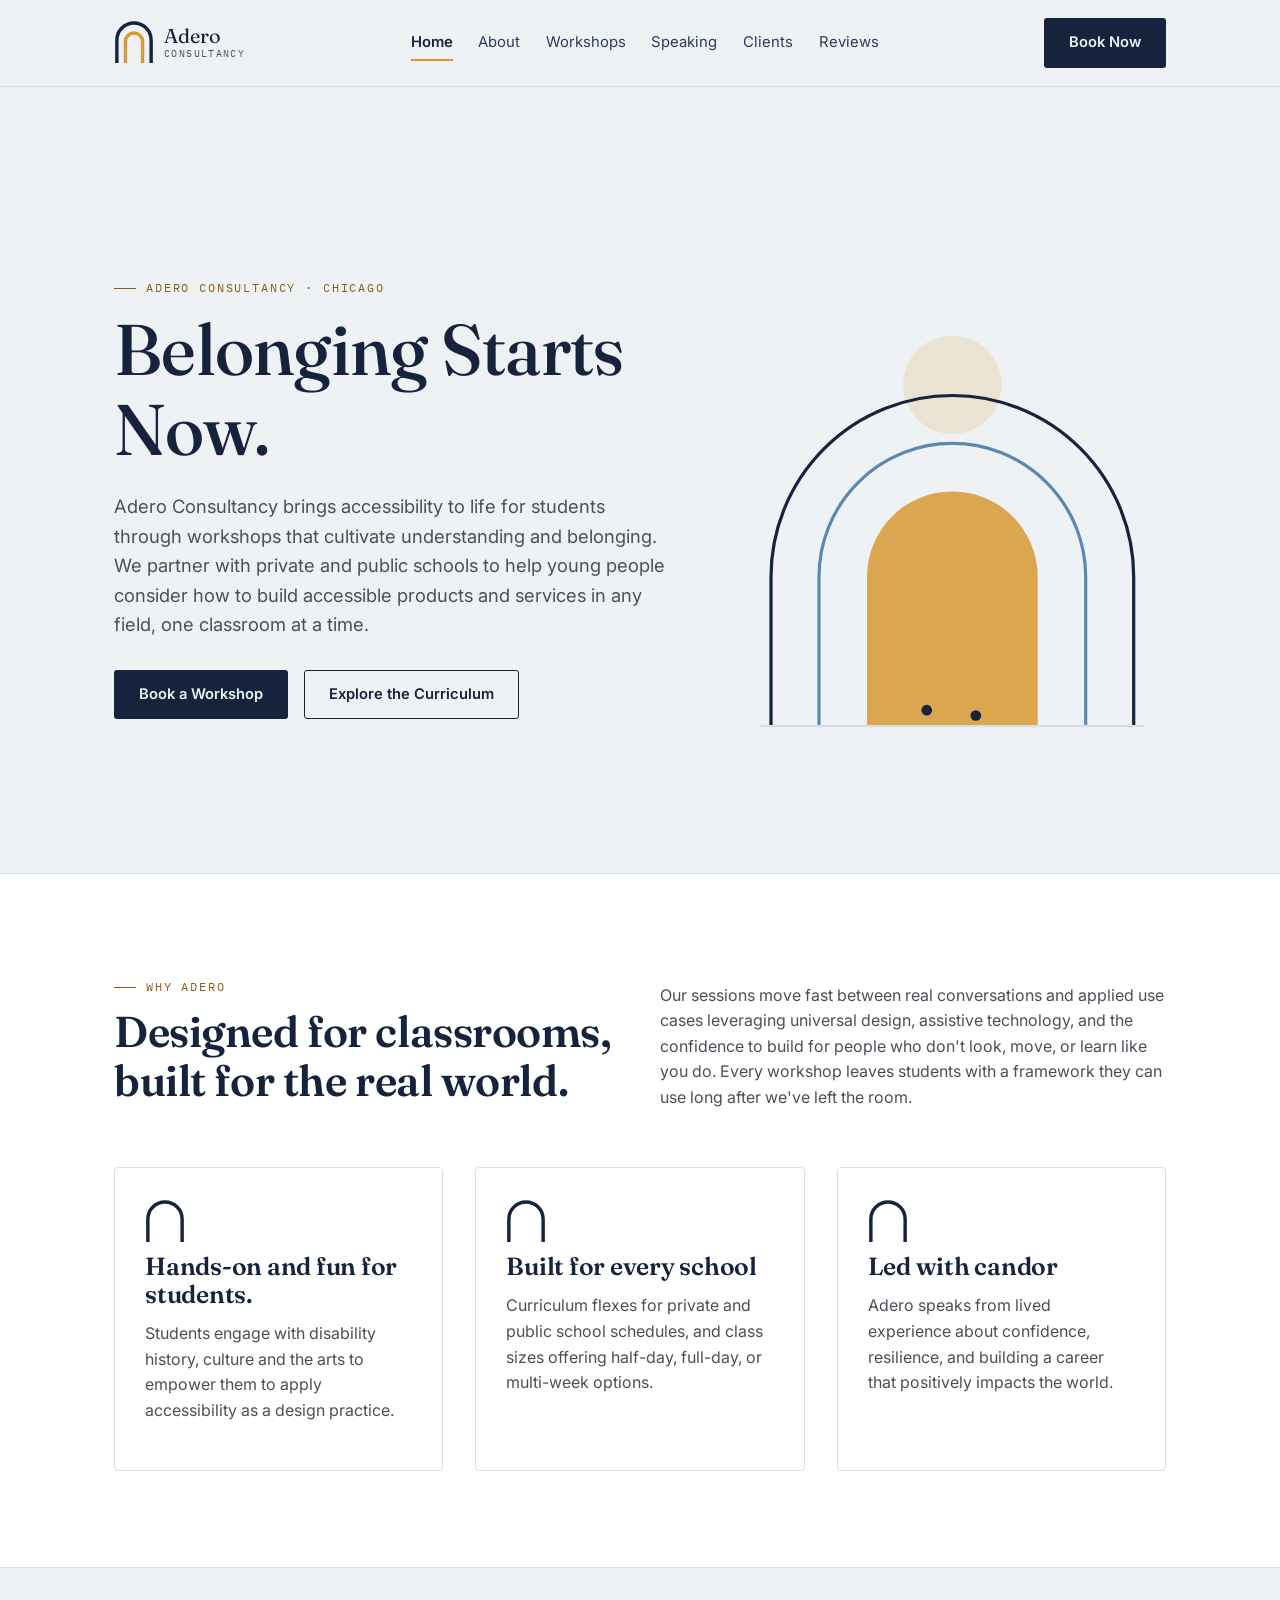
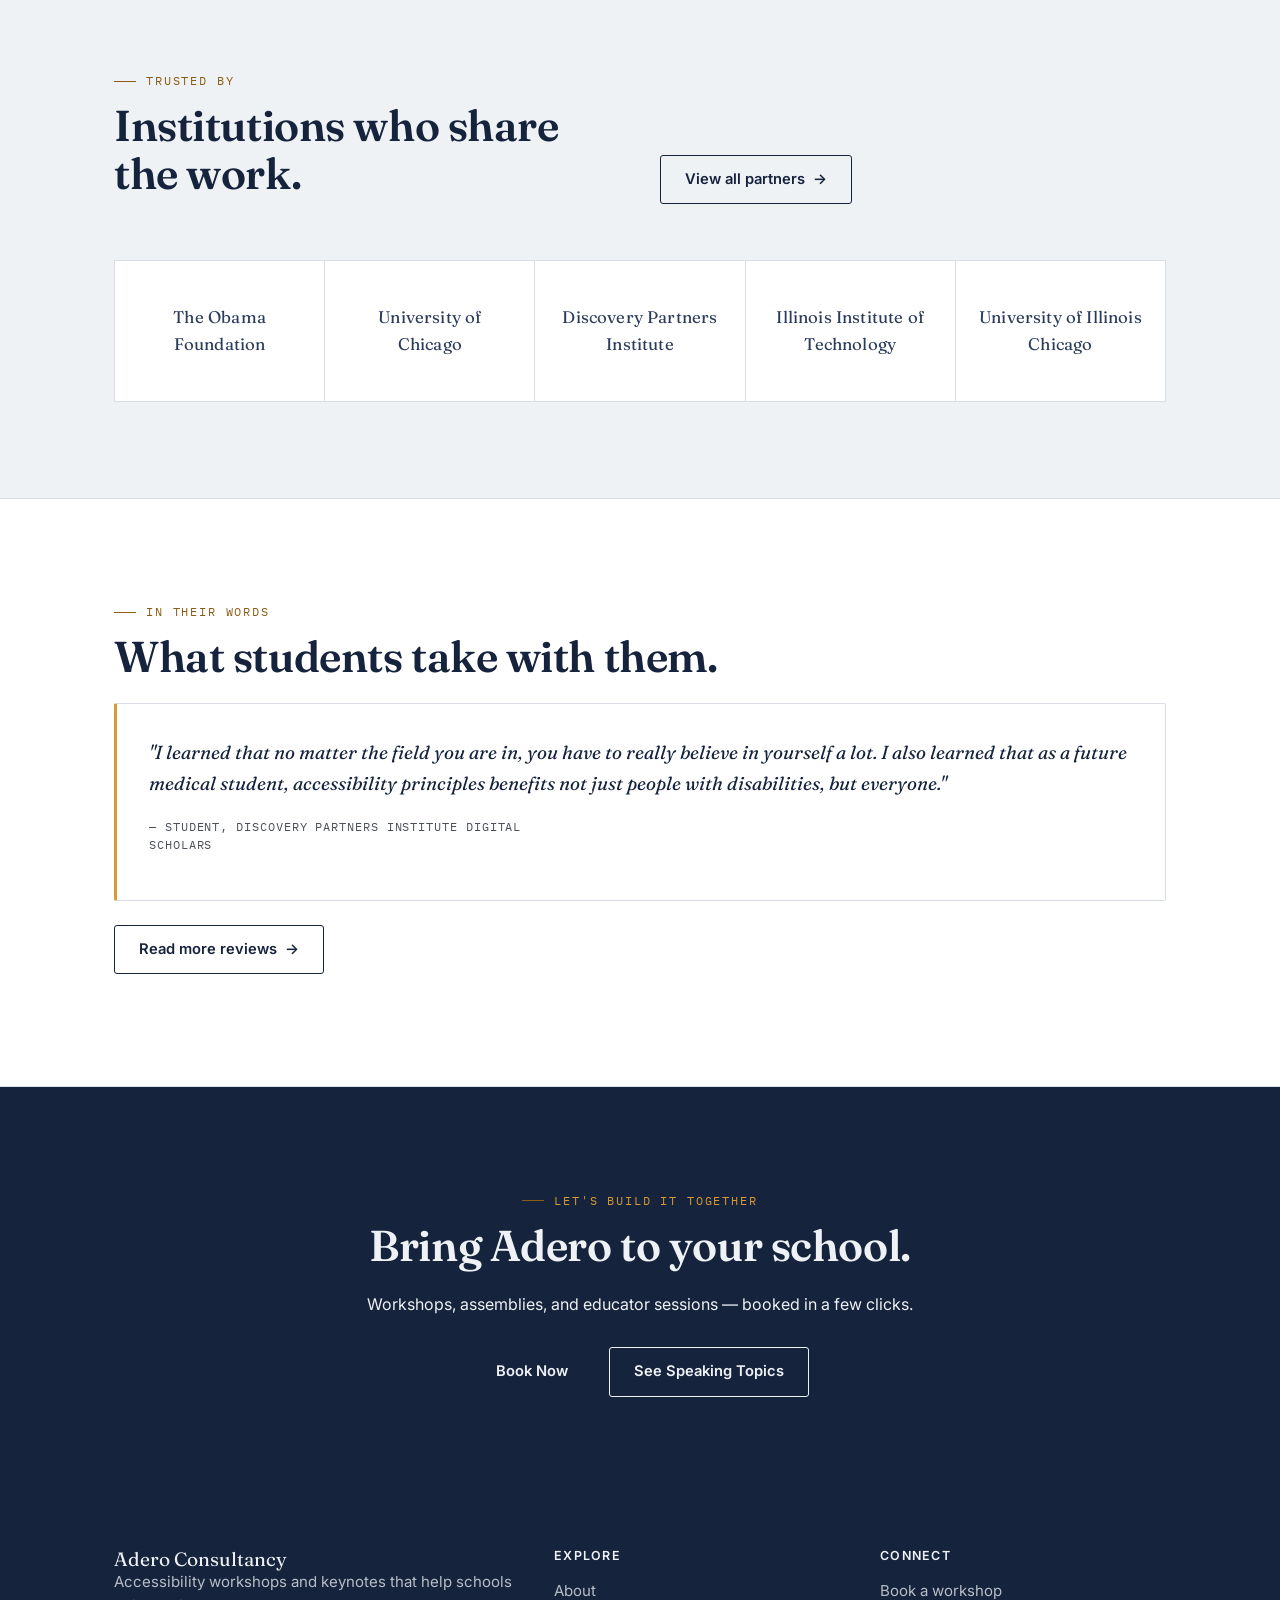
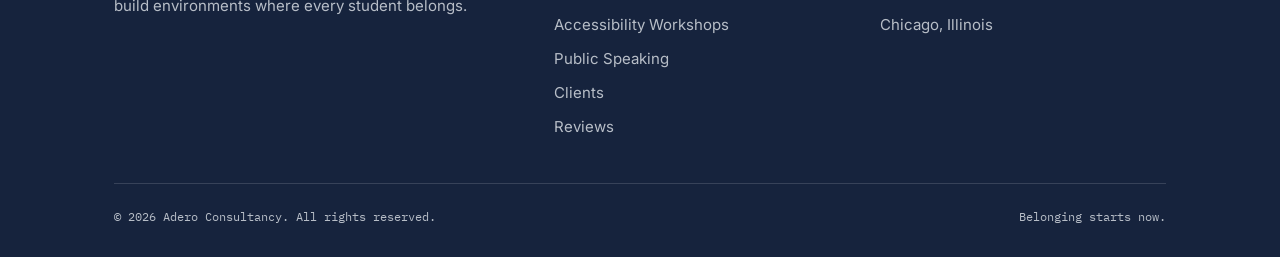
<file: index.html>
<!DOCTYPE html>
<html lang="en">
<head>
<meta charset="UTF-8">
<meta name="viewport" content="width=device-width, initial-scale=1.0">
<title>Adero Consultancy Belonging Starts Now</title>
<meta name="description" content="Adero Consultancy delivers accessibility workshops and keynotes for youth in private and public schools, helping students design a more inclusive world.">
<link rel="preconnect" href="https://fonts.googleapis.com">
<link href="https://fonts.googleapis.com/css2?family=Fraunces:opsz,wght@9..144,400;9..144,500;9..144,600&family=Inter:wght@400;500;600;700&family=IBM+Plex+Mono:wght@400;500&display=swap" rel="stylesheet">
<link rel="stylesheet" href="style.css">
</head>
<body>
<a class="skip-link" href="#main">Skip to main content</a>

<header class="site-header">
  <nav class="nav" aria-label="Primary">
    <a href="index.html" class="brand">
      <svg class="arch-icon" viewBox="0 0 28 32" width="26" height="30" fill="none" xmlns="http://www.w3.org/2000/svg" aria-hidden="true" focusable="false">
        <path d="M2 30V14C2 7.373 7.373 2 14 2C20.627 2 26 7.373 26 14V30" stroke="#16233D" stroke-width="2.4"/>
        <path d="M8 30V15C8 11.686 10.686 9 14 9C17.314 9 20 11.686 20 15V30" stroke="#D89A34" stroke-width="2.4"/>
      </svg>
      <span class="brand-text">Adero<span class="sub">Consultancy</span></span>
    </a>
    <button class="nav-toggle" aria-label="Open menu" aria-expanded="false" aria-controls="primary-nav"><span></span><span></span><span></span></button>
    <div class="nav-links" id="primary-nav">
      <a href="index.html" class="active" aria-current="page">Home</a>
      <a href="about.html">About</a>
      <a href="accessibility-workshops.html">Workshops</a>
      <a href="public-speaking.html">Speaking</a>
      <a href="clients.html">Clients</a>
      <a href="reviews.html">Reviews</a>
    </div>
    <a href="book-now.html" class="btn btn-primary nav-cta">Book Now</a>
  </nav>
</header>

<main id="main">
  <!-- HERO -->
  <section class="hero">
    <div class="wrap">
      <div>
        <span class="eyebrow">Adero Consultancy · Chicago</span>
        <h1>Belonging Starts Now.</h1>
        <p class="lede">Adero Consultancy brings accessibility to life for students through workshops that cultivate understanding and belonging. We partner with private and public schools to help young people consider how to build accessible products and services in any field, one classroom at a time.</p>
        <div class="hero-actions">
          <a href="book-now.html" class="btn btn-primary">Book a Workshop</a>
          <a href="accessibility-workshops.html" class="btn btn-ghost">Explore the Curriculum</a>
        </div>
      </div>
      <div class="arch-frame reveal">
        <svg viewBox="0 0 400 500" width="100%" height="100%" xmlns="http://www.w3.org/2000/svg" role="img" aria-label="Illustration of three nested archways, symbolizing thresholds opening onto a shared, well-lit space.">
          <circle cx="200" cy="150" r="46" fill="#D89A34" opacity="0.18"/>
          <path d="M30 470 L30 330 A170 170 0 0 1 370 330 L370 470" fill="none" stroke="#16233D" stroke-width="3"/>
          <path d="M75 470 L75 330 A125 125 0 0 1 325 330 L325 470" fill="none" stroke="#5C87B3" stroke-width="3"/>
          <path d="M120 470 L120 330 A80 80 0 0 1 280 330 L280 470" fill="#D89A34" opacity="0.85"/>
          <line x1="20" y1="470" x2="380" y2="470" stroke="#D8DEE4" stroke-width="2"/>
          <circle cx="176" cy="455" r="5" fill="#16233D"/>
          <circle cx="222" cy="460" r="5" fill="#16233D"/>
        </svg>
      </div>
    </div>
  </section>

  <!-- WHY -->
  <section class="alt">
    <div class="wrap">
      <div class="two-col-head">
        <div>
          <span class="eyebrow">Why Adero</span>
          <h2>Designed for classrooms, built for the real world.</h2>
        </div>
        <p>Our sessions move fast between real conversations and applied use cases leveraging universal design, assistive technology, and the confidence to build for people who don't look, move, or learn like you do. Every workshop leaves students with a framework they can use long after we've left the room.</p>
      </div>
      <div class="grid-3">
        <div class="card reveal">
          <svg class="arch-icon" viewBox="0 0 28 32" fill="none" aria-hidden="true" focusable="false"><path d="M2 30V14C2 7.373 7.373 2 14 2C20.627 2 26 7.373 26 14V30" stroke="#16233D" stroke-width="2.4"/></svg>
          <h3>Hands-on and fun for students.</h3>
          <p>Students engage with disability history, culture and the arts to empower them to apply accessibility as a design practice.</p>
        </div>
        <div class="card reveal">
          <svg class="arch-icon" viewBox="0 0 28 32" fill="none" aria-hidden="true" focusable="false"><path d="M2 30V14C2 7.373 7.373 2 14 2C20.627 2 26 7.373 26 14V30" stroke="#16233D" stroke-width="2.4"/></svg>
          <h3>Built for every school</h3>
          <p>Curriculum flexes for private and public school schedules, and class sizes offering half-day, full-day, or multi-week options.</p>
        </div>
        <div class="card reveal">
          <svg class="arch-icon" viewBox="0 0 28 32" fill="none" aria-hidden="true" focusable="false"><path d="M2 30V14C2 7.373 7.373 2 14 2C20.627 2 26 7.373 26 14V30" stroke="#16233D" stroke-width="2.4"/></svg>
          <h3>Led with candor</h3>
          <p>Adero speaks from lived experience about confidence, resilience, and building a career that positively impacts the world.</p>
        </div>
      </div>
    </div>
  </section>

  <!-- CLIENTS PREVIEW -->
  <section>
    <div class="wrap">
      <div class="two-col-head">
        <div>
          <span class="eyebrow">Trusted by</span>
          <h2>Institutions who share the work.</h2>
        </div>
        <p><a href="clients.html" class="btn btn-ghost">View all partners <span aria-hidden="true">→</span></a></p>
      </div>
      <div class="logo-row reveal">
        <div class="logo-cell"><span class="lockup">The Obama Foundation</span></div>
        <div class="logo-cell"><span class="lockup">University of Chicago</span></div>
        <div class="logo-cell"><span class="lockup">Discovery Partners Institute</span></div>
        <div class="logo-cell"><span class="lockup">Illinois Institute of Technology</span></div>
        <div class="logo-cell"><span class="lockup">University of Illinois Chicago</span></div>
      </div>
    </div>
  </section>

  <!-- REVIEWS PREVIEW -->
  <section class="alt">
    <div class="wrap">
      <span class="eyebrow">In their words</span>
      <h2>What students take with them.</h2>
      <div class="review-card reveal">
        <p class="quote">"I learned that no matter the field you are in, you have to really believe in yourself a lot. I also learned that as a future medical student, accessibility principles benefits not just people with disabilities, but everyone."</p>
        <p class="review-attr">— Student, Discovery Partners Institute Digital Scholars</p>
      </div>
      <p><a href="reviews.html" class="btn btn-ghost">Read more reviews <span aria-hidden="true">→</span></a></p>
    </div>
  </section>

  <!-- CTA -->
  <section class="dark">
    <div class="wrap center">
      <span class="eyebrow">Let's build it together</span>
      <h2>Bring Adero to your school.</h2>
      <p class="mx-auto" style="max-width:56ch">Workshops, assemblies, and educator sessions — booked in a few clicks.</p>
      <div class="hero-actions" style="justify-content:center">
        <a href="book-now.html" class="btn btn-primary">Book Now</a>
        <a href="public-speaking.html" class="btn btn-ghost" style="border-color:#EEF2F5;color:#EEF2F5">See Speaking Topics</a>
      </div>
    </div>
  </section>
</main>

<footer class="site-footer">
  <div class="wrap">
    <div class="footer-grid">
      <div>
        <div class="brand-text" style="color:var(--cloud); font-family:var(--display); font-size:1.2rem;">Adero Consultancy</div>
        <p>Accessibility workshops and keynotes that help schools build environments where every student belongs.</p>
      </div>
      <div>
        <h4>Explore</h4>
        <a href="about.html">About</a>
        <a href="accessibility-workshops.html">Accessibility Workshops</a>
        <a href="public-speaking.html">Public Speaking</a>
        <a href="clients.html">Clients</a>
        <a href="reviews.html">Reviews</a>
      </div>
      <div>
        <h4>Connect</h4>
        <a href="book-now.html">Book a workshop</a>
        <p>Chicago, Illinois</p>
      </div>
    </div>
    <div class="footer-bottom">
      <span>© 2026 Adero Consultancy. All rights reserved.</span>
      <span>Belonging starts now.</span>
    </div>
  </div>
</footer>

<script src="script.js"></script>
</body>
</html>
</file>
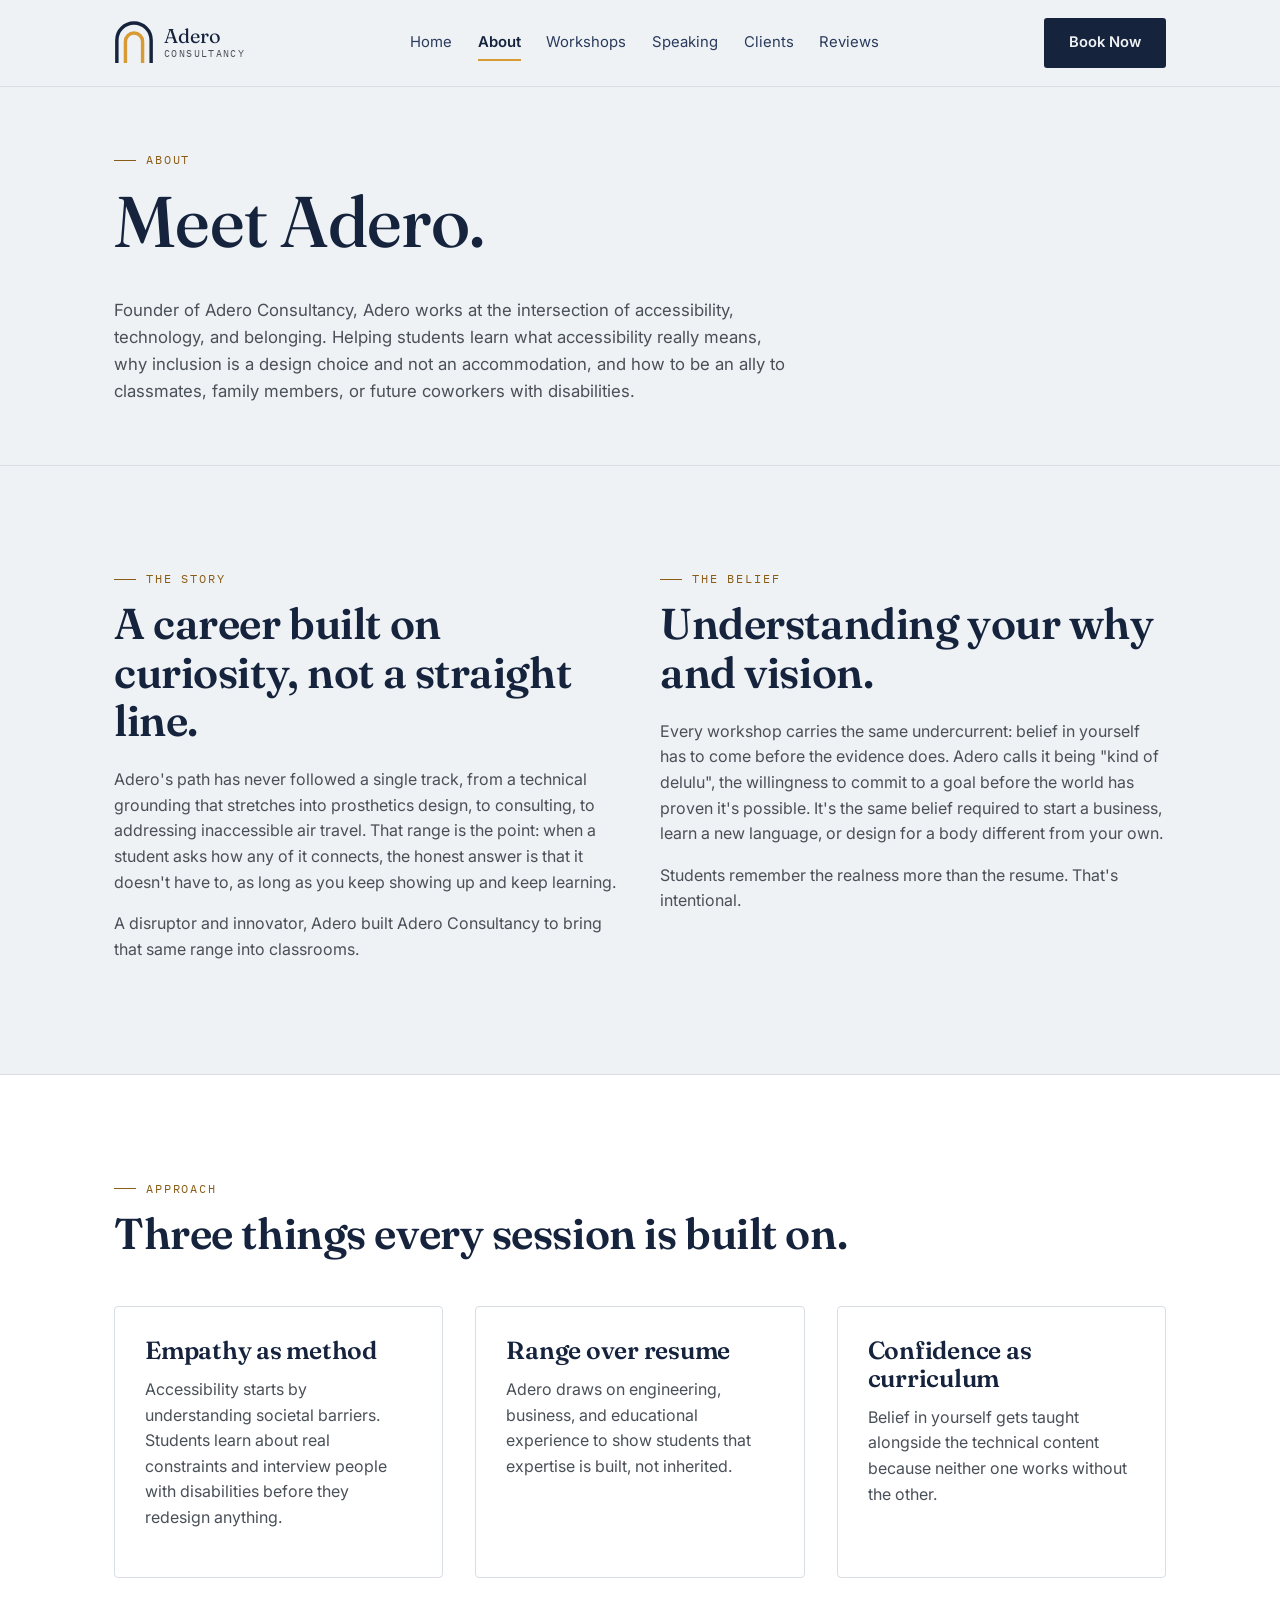
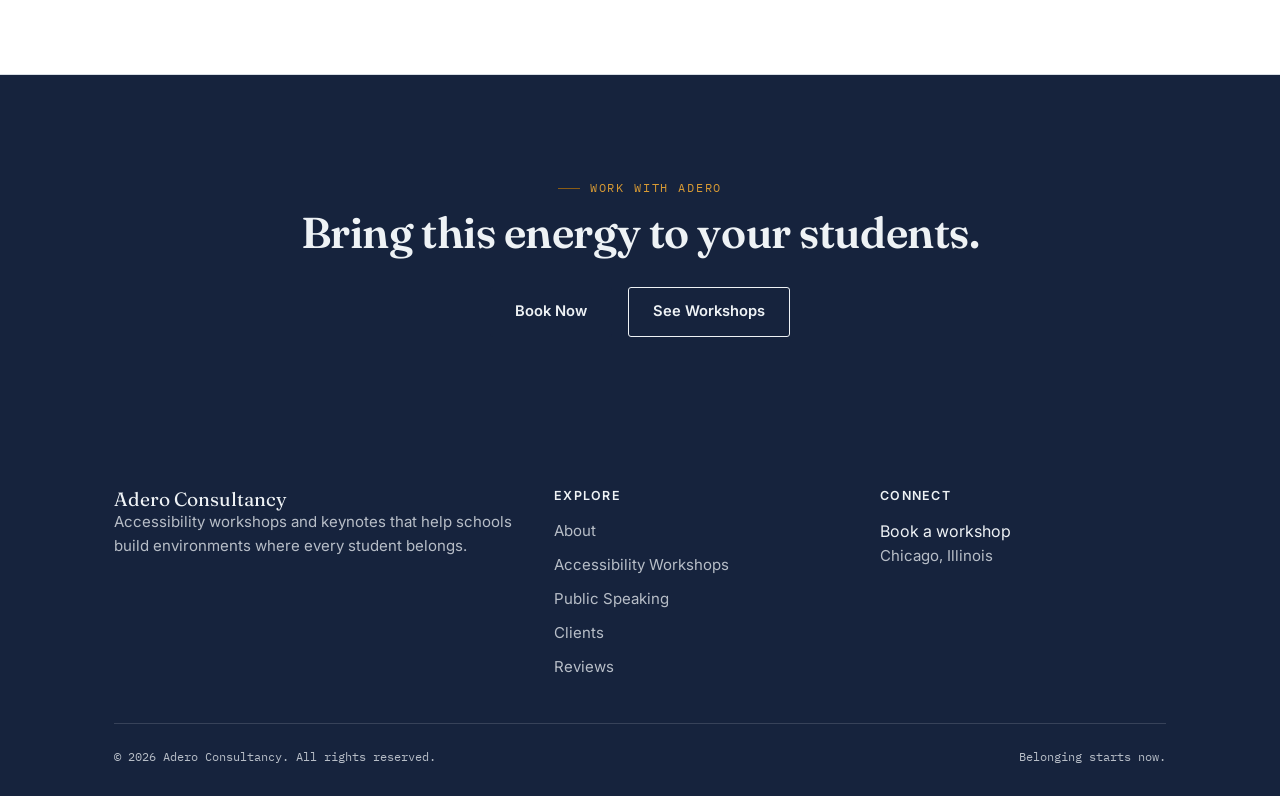
<file: about.html>
<!DOCTYPE html>
<html lang="en">
<head>
<meta charset="UTF-8">
<meta name="viewport" content="width=device-width, initial-scale=1.0">
<title>About Adero Consultancy</title>
<link rel="preconnect" href="https://fonts.googleapis.com">
<link href="https://fonts.googleapis.com/css2?family=Fraunces:opsz,wght@9..144,400;9..144,500;9..144,600&family=Inter:wght@400;500;600;700&family=IBM+Plex+Mono:wght@400;500&display=swap" rel="stylesheet">
<link rel="stylesheet" href="style.css">
</head>
<body>
<a class="skip-link" href="#main">Skip to main content</a>

<header class="site-header">
  <nav class="nav" aria-label="Primary">
    <a href="index.html" class="brand">
      <svg class="arch-icon" viewBox="0 0 28 32" width="26" height="30" fill="none" xmlns="http://www.w3.org/2000/svg" aria-hidden="true" focusable="false">
        <path d="M2 30V14C2 7.373 7.373 2 14 2C20.627 2 26 7.373 26 14V30" stroke="#16233D" stroke-width="2.4"/>
        <path d="M8 30V15C8 11.686 10.686 9 14 9C17.314 9 20 11.686 20 15V30" stroke="#D89A34" stroke-width="2.4"/>
      </svg>
      <span class="brand-text">Adero<span class="sub">Consultancy</span></span>
    </a>
    <button class="nav-toggle" aria-label="Open menu" aria-expanded="false" aria-controls="primary-nav"><span></span><span></span><span></span></button>
    <div class="nav-links" id="primary-nav">
      <a href="index.html">Home</a>
      <a href="about.html" class="active" aria-current="page">About</a>
      <a href="accessibility-workshops.html">Workshops</a>
      <a href="public-speaking.html">Speaking</a>
      <a href="clients.html">Clients</a>
      <a href="reviews.html">Reviews</a>
    </div>
    <a href="book-now.html" class="btn btn-primary nav-cta">Book Now</a>
  </nav>
</header>

<main id="main">
  <section class="page-hero">
    <div class="wrap">
      <span class="eyebrow">About</span>
      <h1>Meet Adero.</h1>
      <p>Founder of Adero Consultancy, Adero works at the intersection of accessibility, technology, and belonging. Helping students learn what accessibility really means, why inclusion is a design choice and not an accommodation, and how to be an ally to classmates, family members, or future coworkers with disabilities.</p>
    </div>
  </section>

  <section>
    <div class="wrap grid-2">
      <div class="reveal">
        <span class="eyebrow">The Story</span>
        <h2>A career built on curiosity, not a straight line.</h2>
        <p>Adero's path has never followed a single track, from a technical grounding that stretches into prosthetics design, to consulting, to addressing inaccessible air travel. That range is the point: when a student asks how any of it connects, the honest answer is that it doesn't have to, as long as you keep showing up and keep learning.</p>
        <p>A disruptor and innovator, Adero built Adero Consultancy to bring that same range into classrooms.</p>
      </div>
      <div class="reveal">
        <span class="eyebrow">The Belief</span>
        <h2>Understanding your why and vision.</h2>
        <p>Every workshop carries the same undercurrent: belief in yourself has to come before the evidence does. Adero calls it being "kind of delulu", the willingness to commit to a goal before the world has proven it's possible. It's the same belief required to start a business, learn a new language, or design for a body different from your own.</p>
        <p>Students remember the realness more than the resume. That's intentional.</p>
      </div>
    </div>
  </section>

  <section class="alt">
    <div class="wrap">
      <span class="eyebrow">Approach</span>
      <h2>Three things every session is built on.</h2>
      <div class="grid-3 mt-lg">
        <div class="card reveal">
          <h3>Empathy as method</h3>
          <p>Accessibility starts by understanding societal barriers. Students learn about real constraints and interview people with disabilities before they redesign anything.</p>
        </div>
        <div class="card reveal">
          <h3>Range over resume</h3>
          <p>Adero draws on engineering, business, and educational experience to show students that expertise is built, not inherited.</p>
        </div>
        <div class="card reveal">
          <h3>Confidence as curriculum</h3>
          <p>Belief in yourself gets taught alongside the technical content because neither one works without the other.</p>
        </div>
      </div>
    </div>
  </section>

  <section class="dark">
    <div class="wrap center">
      <span class="eyebrow">Work with Adero</span>
      <h2>Bring this energy to your students.</h2>
      <div class="hero-actions" style="justify-content:center">
        <a href="book-now.html" class="btn btn-primary">Book Now</a>
        <a href="accessibility-workshops.html" class="btn btn-ghost" style="border-color:#EEF2F5;color:#EEF2F5">See Workshops</a>
      </div>
    </div>
  </section>
</main>

<footer class="site-footer">
  <div class="wrap">
    <div class="footer-grid">
      <div>
        <div class="brand-text" style="color:var(--cloud); font-family:var(--display); font-size:1.2rem;">Adero Consultancy</div>
        <p>Accessibility workshops and keynotes that help schools build environments where every student belongs.</p>
      </div>
      <div>
        <h4>Explore</h4>
        <a href="about.html">About</a>
        <a href="accessibility-workshops.html">Accessibility Workshops</a>
        <a href="public-speaking.html">Public Speaking</a>
        <a href="clients.html">Clients</a>
        <a href="reviews.html">Reviews</a>
      </div>
      <div>
        <h4>Connect</h4
        <a href="book-now.html">Book a workshop</a>
        <p>Chicago, Illinois</p>
      </div>
    </div>
    <div class="footer-bottom">
      <span>© 2026 Adero Consultancy. All rights reserved.</span>
      <span>Belonging starts now.</span>
    </div>
  </div>
</footer>

<script src="script.js"></script>
</body>
</html>
</file>
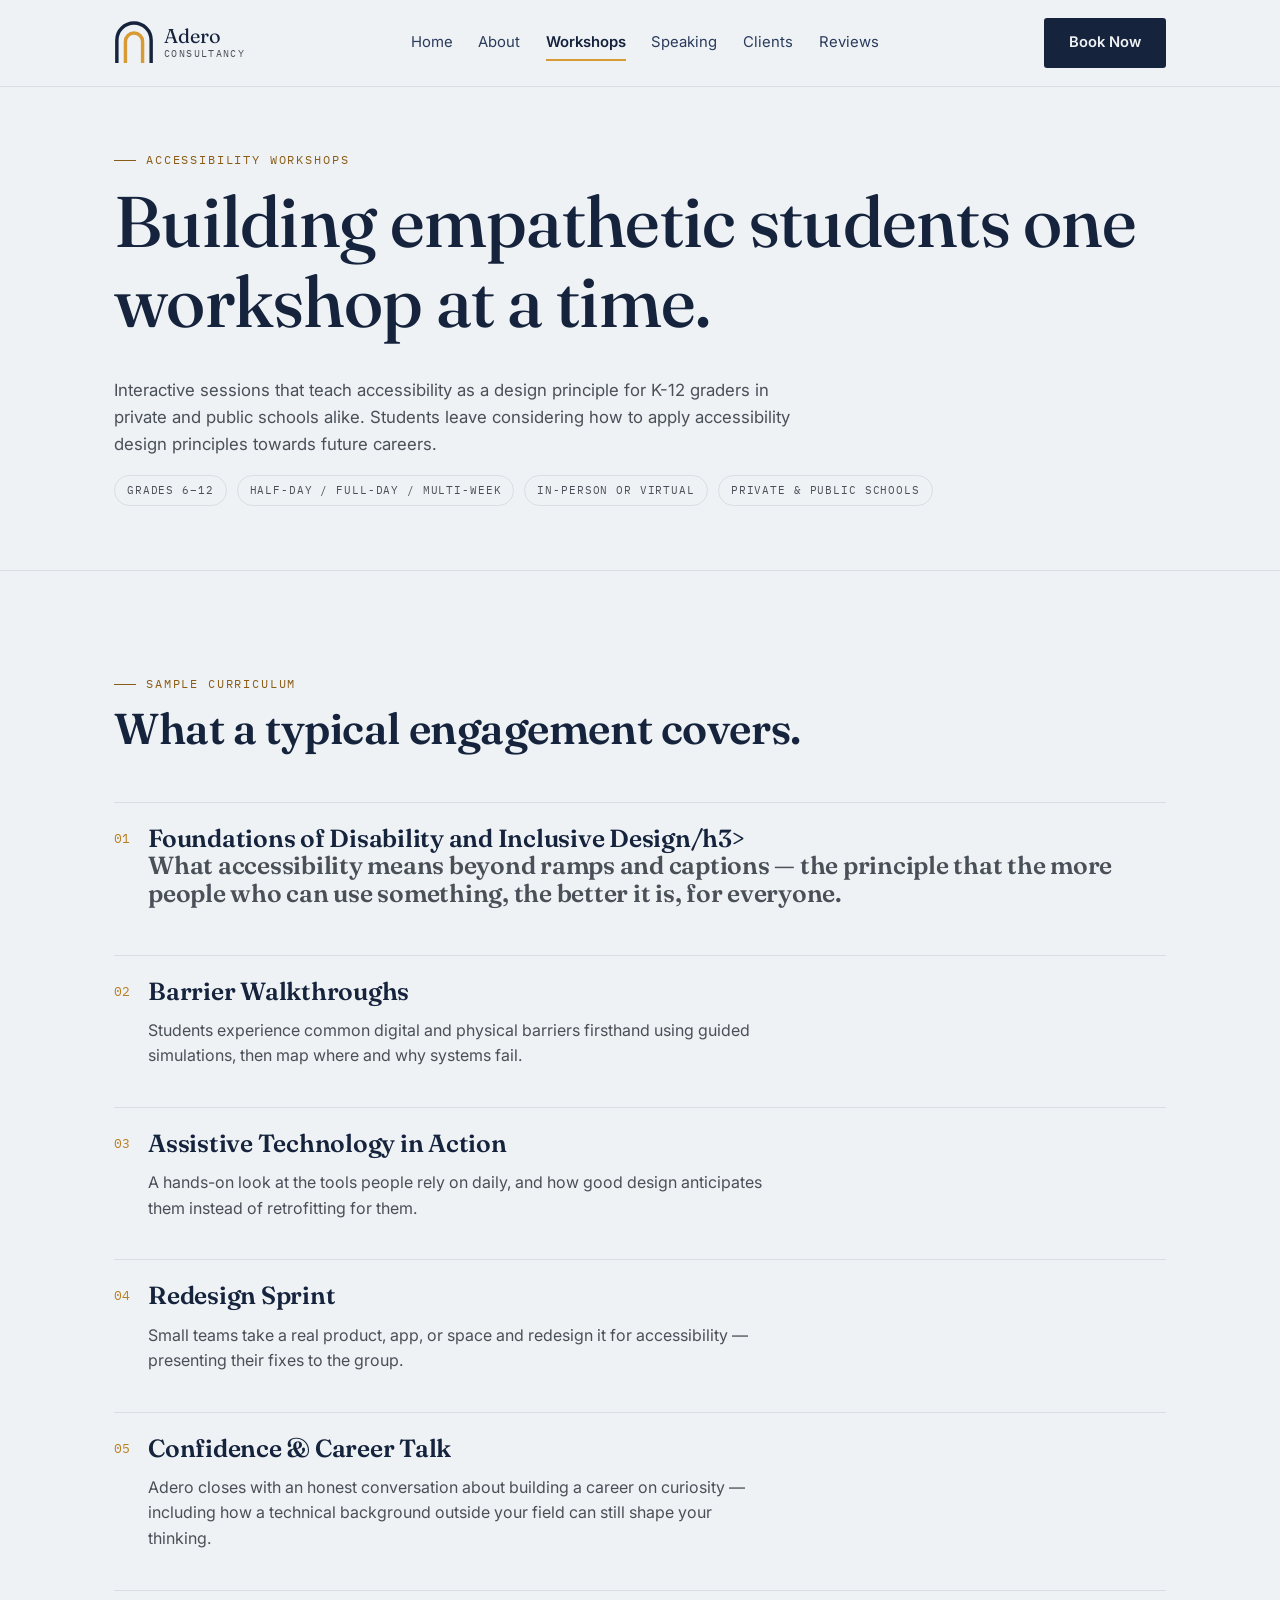
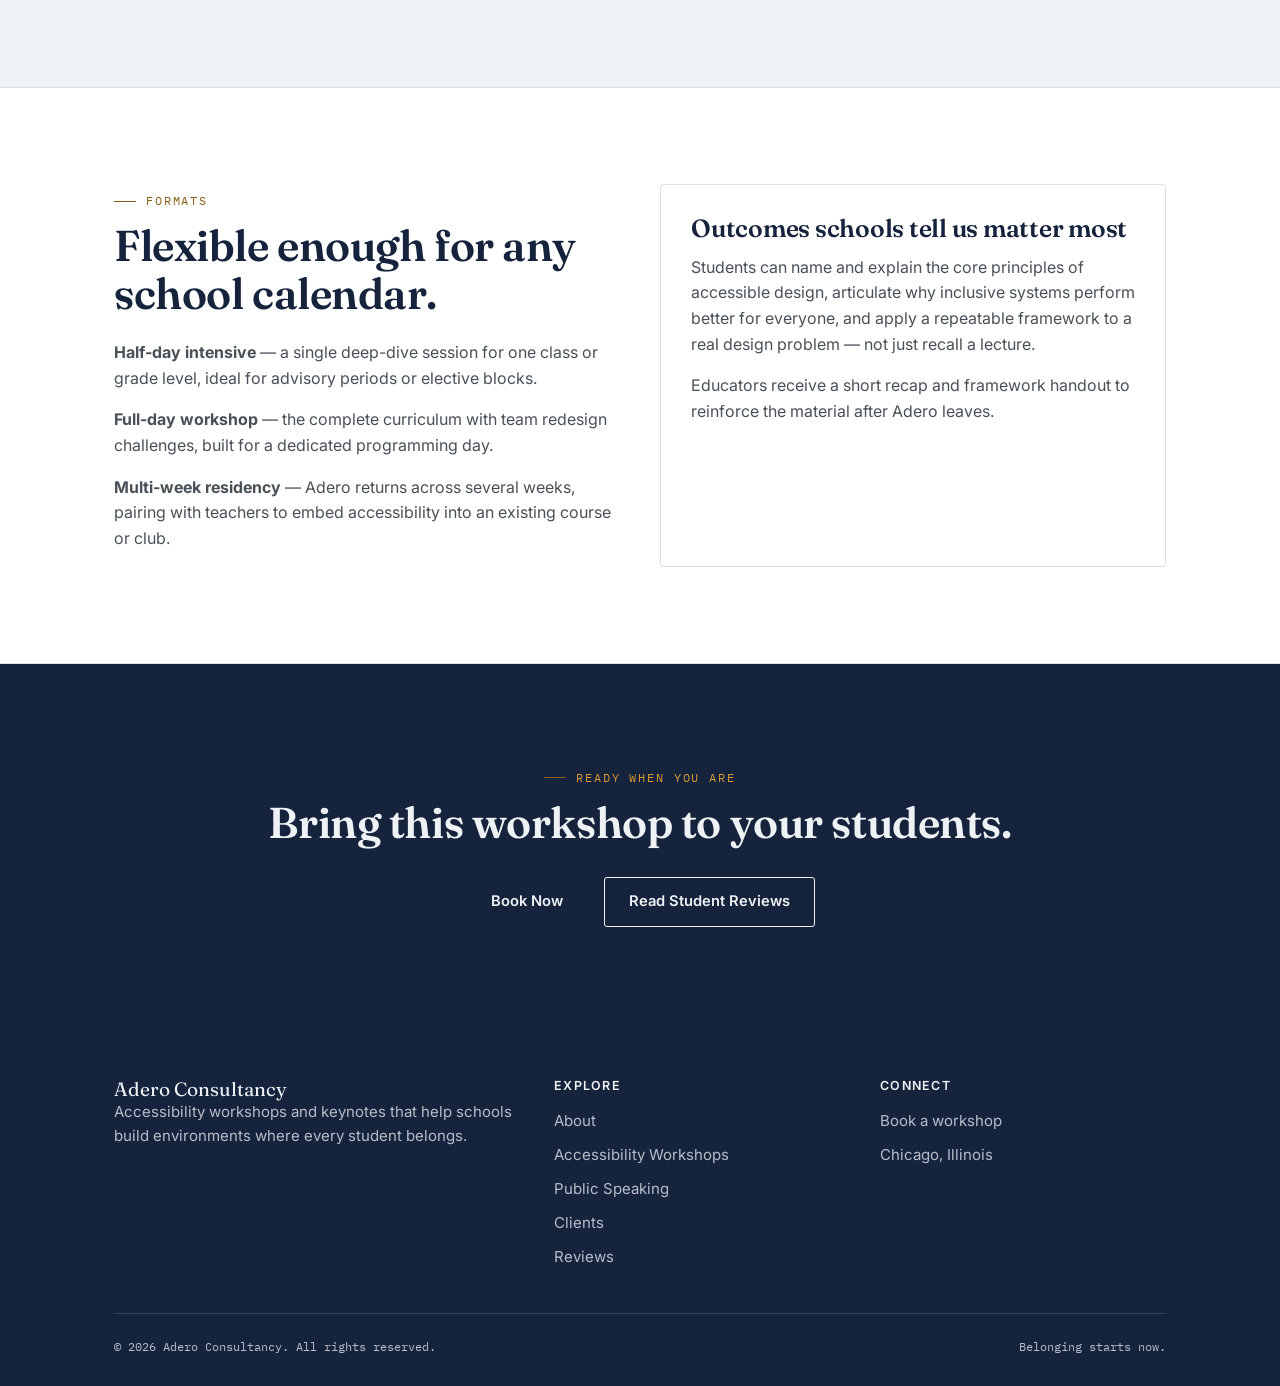
<file: accessibility-workshops.html>
<!DOCTYPE html>
<html lang="en">
<head>
<meta charset="UTF-8">
<meta name="viewport" content="width=device-width, initial-scale=1.0">
<title>Accessibility Workshops Adero Consultancy</title>
<link rel="preconnect" href="https://fonts.googleapis.com">
<link href="https://fonts.googleapis.com/css2?family=Fraunces:opsz,wght@9..144,400;9..144,500;9..144,600&family=Inter:wght@400;500;600;700&family=IBM+Plex+Mono:wght@400;500&display=swap" rel="stylesheet">
<link rel="stylesheet" href="style.css">
</head>
<body>
<a class="skip-link" href="#main">Skip to main content</a>

<header class="site-header">
  <nav class="nav" aria-label="Primary">
    <a href="index.html" class="brand">
      <svg class="arch-icon" viewBox="0 0 28 32" width="26" height="30" fill="none" xmlns="http://www.w3.org/2000/svg" aria-hidden="true" focusable="false">
        <path d="M2 30V14C2 7.373 7.373 2 14 2C20.627 2 26 7.373 26 14V30" stroke="#16233D" stroke-width="2.4"/>
        <path d="M8 30V15C8 11.686 10.686 9 14 9C17.314 9 20 11.686 20 15V30" stroke="#D89A34" stroke-width="2.4"/>
      </svg>
      <span class="brand-text">Adero<span class="sub">Consultancy</span></span>
    </a>
    <button class="nav-toggle" aria-label="Open menu" aria-expanded="false" aria-controls="primary-nav"><span></span><span></span><span></span></button>
    <div class="nav-links" id="primary-nav">
      <a href="index.html">Home</a>
      <a href="about.html">About</a>
      <a href="accessibility-workshops.html" class="active" aria-current="page">Workshops</a>
      <a href="public-speaking.html">Speaking</a>
      <a href="clients.html">Clients</a>
      <a href="reviews.html">Reviews</a>
    </div>
    <a href="book-now.html" class="btn btn-primary nav-cta">Book Now</a>
  </nav>
</header>

<main id="main">
  <section class="page-hero">
    <div class="wrap">
      <span class="eyebrow">Accessibility Workshops</span>
      <h1>Building empathetic students one workshop at a time.</h1>
      <p>Interactive sessions that teach accessibility as a design principle for K-12 graders in private and public schools alike. Students leave considering how to apply accessibility design principles towards future careers.</p>
      <div class="tag-row">
        <span class="tag">Grades 6–12</span>
        <span class="tag">Half-day / full-day / multi-week</span>
        <span class="tag">In-person or virtual</span>
        <span class="tag">Private & public schools</span>
      </div>
    </div>
  </section>

  <section>
    <div class="wrap">
      <span class="eyebrow">Sample Curriculum</span>
      <h2>What a typical engagement covers.</h2>
      <div class="mt-lg">
        <div class="feature reveal">
          <span class="num">01</span>
          <div><h3>Foundations of Disability and Inclusive Design/h3><p>What accessibility means beyond ramps and captions — the principle that the more people who can use something, the better it is, for everyone.</p></div>
        </div>
        <div class="feature reveal">
          <span class="num">02</span>
          <div><h3>Barrier Walkthroughs</h3><p>Students experience common digital and physical barriers firsthand using guided simulations, then map where and why systems fail.</p></div>
        </div>
        <div class="feature reveal">
          <span class="num">03</span>
          <div><h3>Assistive Technology in Action</h3><p>A hands-on look at the tools people rely on daily, and how good design anticipates them instead of retrofitting for them.</p></div>
        </div>
        <div class="feature reveal">
          <span class="num">04</span>
          <div><h3>Redesign Sprint</h3><p>Small teams take a real product, app, or space and redesign it for accessibility — presenting their fixes to the group.</p></div>
        </div>
        <div class="feature reveal">
          <span class="num">05</span>
          <div><h3>Confidence & Career Talk</h3><p>Adero closes with an honest conversation about building a career on curiosity — including how a technical background outside your field can still shape your thinking.</p></div>
        </div>
      </div>
    </div>
  </section>

  <section class="alt">
    <div class="wrap grid-2">
      <div class="reveal">
        <span class="eyebrow">Formats</span>
        <h2>Flexible enough for any school calendar.</h2>
        <p><strong>Half-day intensive</strong> — a single deep-dive session for one class or grade level, ideal for advisory periods or elective blocks.</p>
        <p><strong>Full-day workshop</strong> — the complete curriculum with team redesign challenges, built for a dedicated programming day.</p>
        <p><strong>Multi-week residency</strong> — Adero returns across several weeks, pairing with teachers to embed accessibility into an existing course or club.</p>
      </div>
      <div class="card reveal">
        <h3>Outcomes schools tell us matter most</h3>
        <p>Students can name and explain the core principles of accessible design, articulate why inclusive systems perform better for everyone, and apply a repeatable framework to a real design problem — not just recall a lecture.</p>
        <p>Educators receive a short recap and framework handout to reinforce the material after Adero leaves.</p>
      </div>
    </div>
  </section>

  <section class="dark">
    <div class="wrap center">
      <span class="eyebrow">Ready when you are</span>
      <h2>Bring this workshop to your students.</h2>
      <div class="hero-actions" style="justify-content:center">
        <a href="book-now.html" class="btn btn-primary">Book Now</a>
        <a href="reviews.html" class="btn btn-ghost" style="border-color:#EEF2F5;color:#EEF2F5">Read Student Reviews</a>
      </div>
    </div>
  </section>
</main>

<footer class="site-footer">
  <div class="wrap">
    <div class="footer-grid">
      <div>
        <div class="brand-text" style="color:var(--cloud); font-family:var(--display); font-size:1.2rem;">Adero Consultancy</div>
        <p>Accessibility workshops and keynotes that help schools build environments where every student belongs.</p>
      </div>
      <div>
        <h4>Explore</h4>
        <a href="about.html">About</a>
        <a href="accessibility-workshops.html">Accessibility Workshops</a>
        <a href="public-speaking.html">Public Speaking</a>
        <a href="clients.html">Clients</a>
        <a href="reviews.html">Reviews</a>
      </div>
      <div>
        <h4>Connect</h4>
        <a href="book-now.html">Book a workshop</a>
        <p>Chicago, Illinois</p>
      </div>
    </div>
    <div class="footer-bottom">
      <span>© 2026 Adero Consultancy. All rights reserved.</span>
      <span>Belonging starts now.</span>
    </div>
  </div>
</footer>

<script src="script.js"></script>
</body>
</html>
</file>
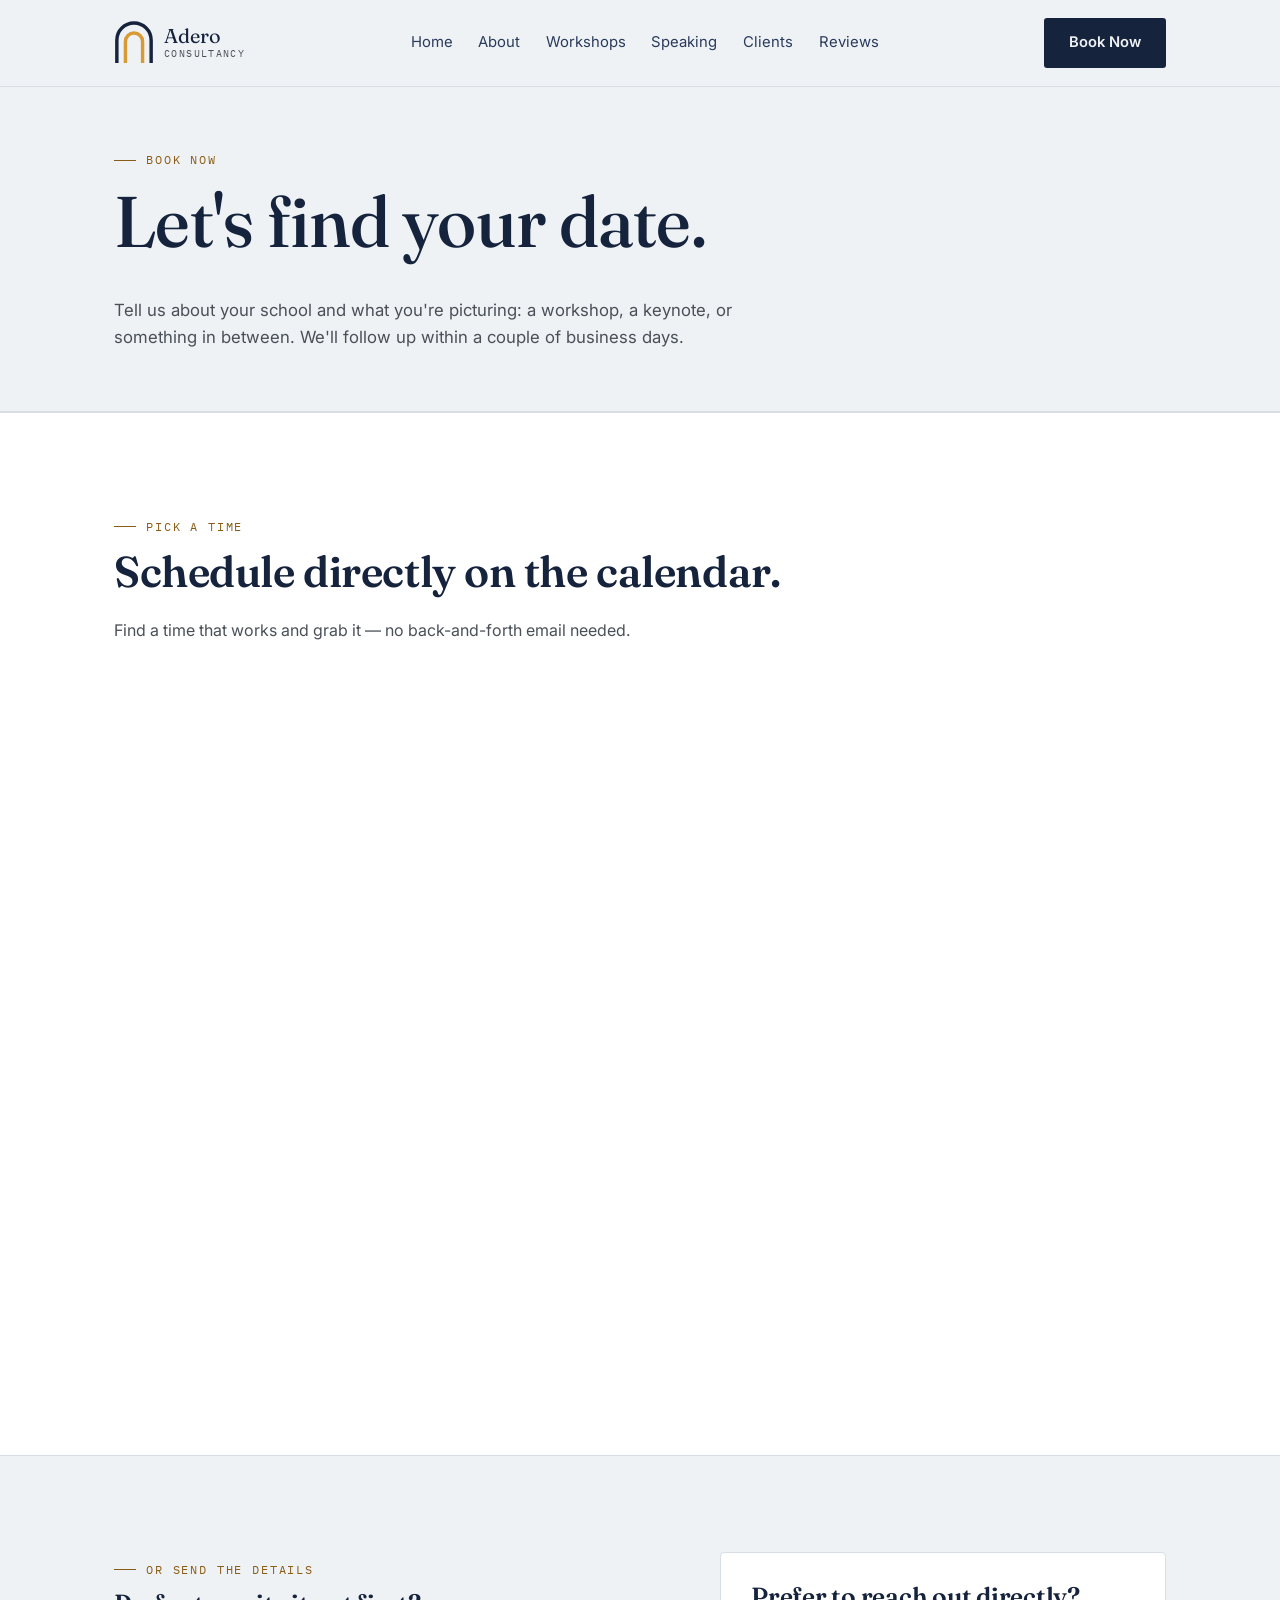
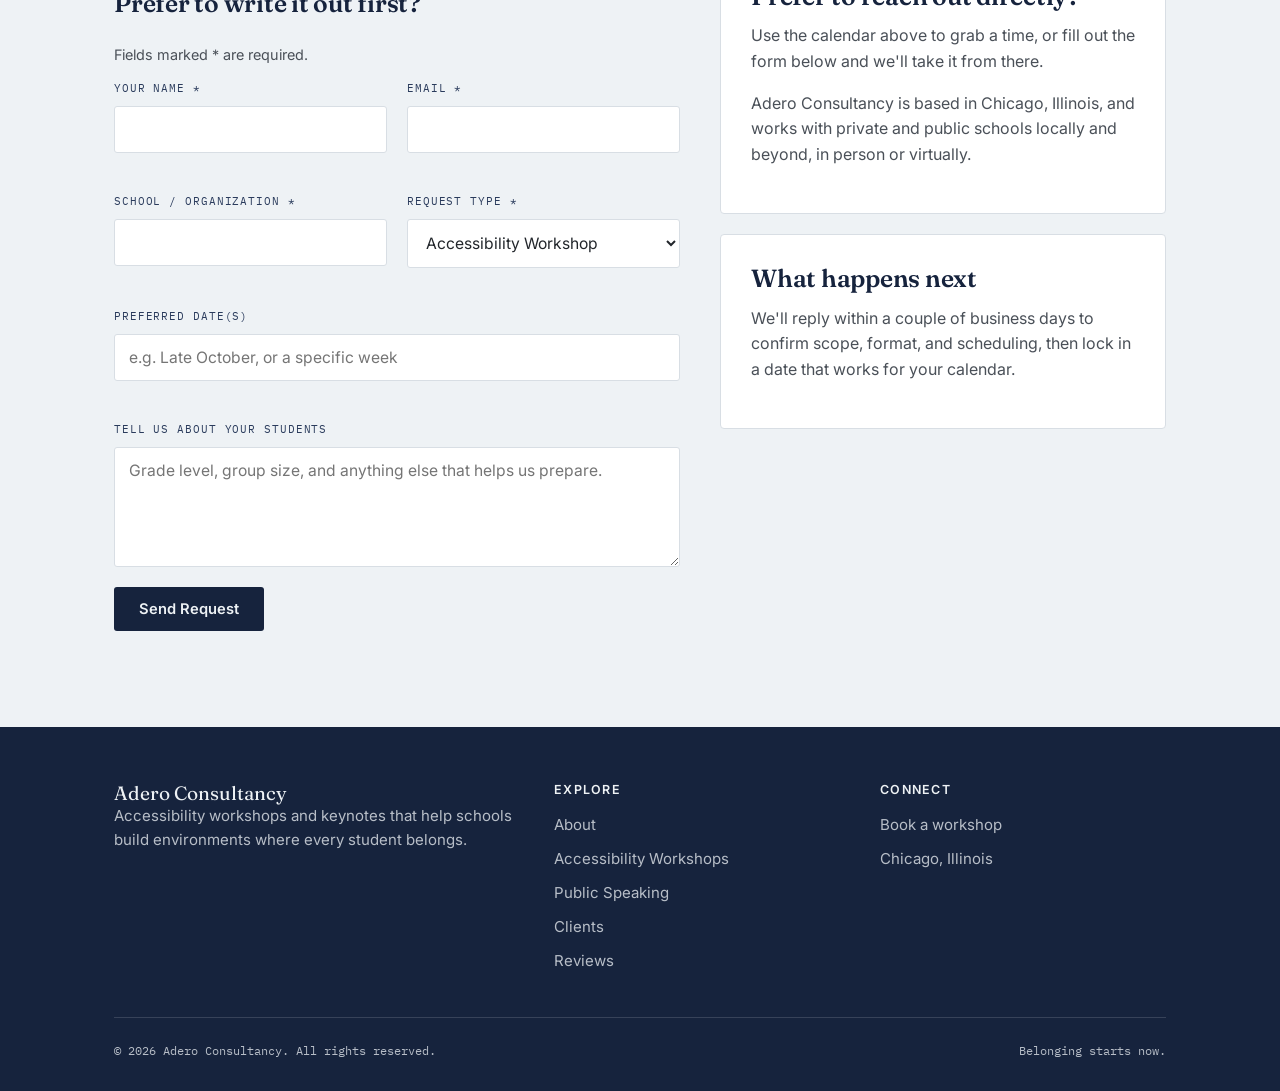
<file: book-now.html>
<!DOCTYPE html>
<html lang="en">
<head>
<meta charset="UTF-8">
<meta name="viewport" content="width=device-width, initial-scale=1.0">
<title>Book Now — Adero Consultancy</title>
<link rel="preconnect" href="https://fonts.googleapis.com">
<link href="https://fonts.googleapis.com/css2?family=Fraunces:opsz,wght@9..144,400;9..144,500;9..144,600&family=Inter:wght@400;500;600;700&family=IBM+Plex+Mono:wght@400;500&display=swap" rel="stylesheet">
<link rel="stylesheet" href="style.css">
<link href="https://assets.calendly.com/assets/external/widget.css" rel="stylesheet">
</head>
<body>
<a class="skip-link" href="#main">Skip to main content</a>

<header class="site-header">
  <nav class="nav" aria-label="Primary">
    <a href="index.html" class="brand">
      <svg class="arch-icon" viewBox="0 0 28 32" width="26" height="30" fill="none" xmlns="http://www.w3.org/2000/svg" aria-hidden="true" focusable="false">
        <path d="M2 30V14C2 7.373 7.373 2 14 2C20.627 2 26 7.373 26 14V30" stroke="#16233D" stroke-width="2.4"/>
        <path d="M8 30V15C8 11.686 10.686 9 14 9C17.314 9 20 11.686 20 15V30" stroke="#D89A34" stroke-width="2.4"/>
      </svg>
      <span class="brand-text">Adero<span class="sub">Consultancy</span></span>
    </a>
    <button class="nav-toggle" aria-label="Open menu" aria-expanded="false" aria-controls="primary-nav"><span></span><span></span><span></span></button>
    <div class="nav-links" id="primary-nav">
      <a href="index.html">Home</a>
      <a href="about.html">About</a>
      <a href="accessibility-workshops.html">Workshops</a>
      <a href="public-speaking.html">Speaking</a>
      <a href="clients.html">Clients</a>
      <a href="reviews.html">Reviews</a>
    </div>
    <a href="book-now.html" class="btn btn-primary nav-cta">Book Now</a>
  </nav>
</header>

<main id="main">
  <section class="page-hero">
    <div class="wrap">
      <span class="eyebrow">Book Now</span>
      <h1>Let's find your date.</h1>
      <p>Tell us about your school and what you're picturing: a workshop, a keynote, or something in between. We'll follow up within a couple of business days.</p>
    </div>
  </section>

  <section class="alt">
    <div class="wrap">
      <span class="eyebrow">Pick a Time</span>
      <h2>Schedule directly on the calendar.</h2>
      <p>Find a time that works and grab it — no back-and-forth email needed.</p>
      <!-- Calendly inline widget begin -->
      <!-- Replace the data-url below with your own Calendly scheduling link. -->
      <div class="calendly-inline-widget reveal" data-url="https://calendly.com/aderoknott" style="min-width:320px;height:700px;"></div>
      <!-- Calendly inline widget end -->
    </div>
  </section>

  <section>
    <div class="wrap grid-2">
      <div class="reveal">
        <span class="eyebrow">Or Send the Details</span>
        <h3 style="margin-bottom:1em;">Prefer to write it out first?</h3>
        <p id="form-instructions" style="font-size:0.9rem; color:var(--charcoal-soft);">Fields marked <span aria-hidden="true">*</span><span class="visually-hidden">(required)</span> are required.</p>
        <form id="booking-form" novalidate aria-describedby="form-instructions">
          <div class="form-grid">
            <div class="field">
              <label for="name">Your name <span aria-hidden="true">*</span><span class="visually-hidden">(required)</span></label>
              <input type="text" id="name" name="name" required aria-required="true">
            </div>
            <div class="field">
              <label for="email">Email <span aria-hidden="true">*</span><span class="visually-hidden">(required)</span></label>
              <input type="email" id="email" name="email" required aria-required="true">
            </div>
            <div class="field">
              <label for="org">School / Organization <span aria-hidden="true">*</span><span class="visually-hidden">(required)</span></label>
              <input type="text" id="org" name="org" required aria-required="true">
            </div>
            <div class="field">
              <label for="type">Request type <span aria-hidden="true">*</span><span class="visually-hidden">(required)</span></label>
              <select id="type" name="type" required aria-required="true">
                <option value="Accessibility Workshop">Accessibility Workshop</option>
                <option value="Public Speaking / Keynote">Public Speaking / Keynote</option>
                <option value="Multi-week Residency">Multi-week Residency</option>
                <option value="Other">Other / Not sure yet</option>
              </select>
            </div>
            <div class="field full">
              <label for="dates">Preferred date(s)</label>
              <input type="text" id="dates" name="dates" placeholder="e.g. Late October, or a specific week">
            </div>
            <div class="field full">
              <label for="message">Tell us about your students</label>
              <textarea id="message" name="message" placeholder="Grade level, group size, and anything else that helps us prepare."></textarea>
            </div>
          </div>
          <button type="submit" class="btn btn-primary">Send Request</button>
          <p id="form-confirmation" role="status" aria-live="polite" hidden style="margin-top:16px; color:var(--ink); font-weight:600;">Your email client should be opening now — thank you for reaching out, we'll be in touch soon.</p>
        </form>
      </div>

      <div class="reveal">
        <div class="card">
          <h3>Prefer to reach out directly?</h3>
          <p>Use the calendar above to grab a time, or fill out the form below and we'll take it from there.</p>
          <p>Adero Consultancy is based in Chicago, Illinois, and works with private and public schools locally and beyond, in person or virtually.</p>
        </div>
        <div class="card" style="margin-top:20px;">
          <h3>What happens next</h3>
          <p>We'll reply within a couple of business days to confirm scope, format, and scheduling, then lock in a date that works for your calendar.</p>
        </div>
      </div>
    </div>
  </section>
</main>

<footer class="site-footer">
  <div class="wrap">
    <div class="footer-grid">
      <div>
        <div class="brand-text" style="color:var(--cloud); font-family:var(--display); font-size:1.2rem;">Adero Consultancy</div>
        <p>Accessibility workshops and keynotes that help schools build environments where every student belongs.</p>
      </div>
      <div>
        <h4>Explore</h4>
        <a href="about.html">About</a>
        <a href="accessibility-workshops.html">Accessibility Workshops</a>
        <a href="public-speaking.html">Public Speaking</a>
        <a href="clients.html">Clients</a>
        <a href="reviews.html">Reviews</a>
      </div>
      <div>
        <h4>Connect</h4>
        <a href="book-now.html">Book a workshop</a>
        <p>Chicago, Illinois</p>
      </div>
    </div>
    <div class="footer-bottom">
      <span>© 2026 Adero Consultancy. All rights reserved.</span>
      <span>Belonging starts now.</span>
    </div>
  </div>
</footer>

<script src="https://assets.calendly.com/assets/external/widget.js" type="text/javascript" async></script>
<script src="script.js"></script>
</body>
</html>
</file>
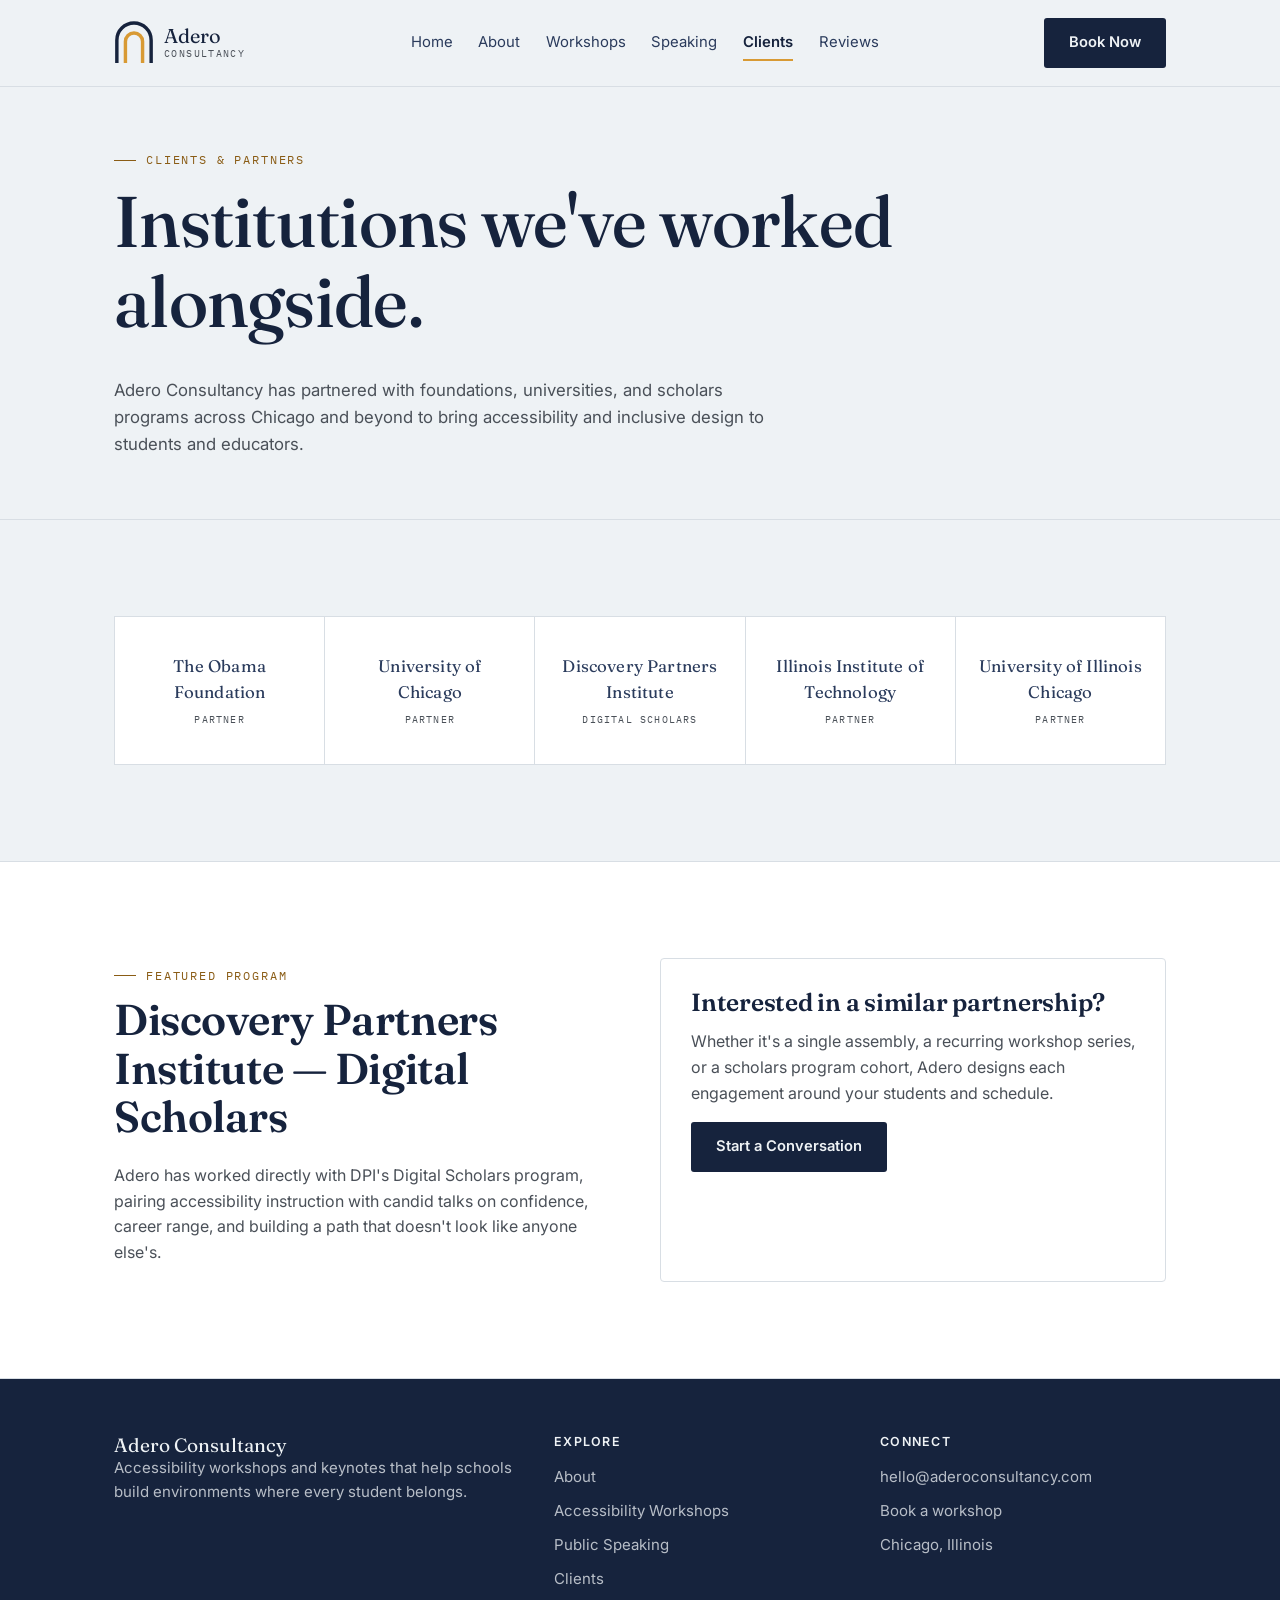
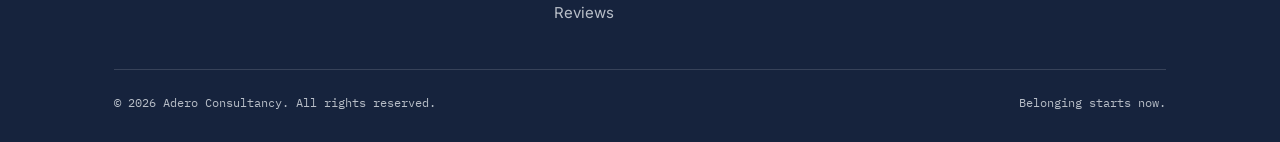
<file: clients.html>
<!DOCTYPE html>
<html lang="en">
<head>
<meta charset="UTF-8">
<meta name="viewport" content="width=device-width, initial-scale=1.0">
<title>Clients — Adero Consultancy</title>
<link rel="preconnect" href="https://fonts.googleapis.com">
<link href="https://fonts.googleapis.com/css2?family=Fraunces:opsz,wght@9..144,400;9..144,500;9..144,600&family=Inter:wght@400;500;600;700&family=IBM+Plex+Mono:wght@400;500&display=swap" rel="stylesheet">
<link rel="stylesheet" href="style.css">
</head>
<body>
<a class="skip-link" href="#main">Skip to main content</a>

<header class="site-header">
  <nav class="nav" aria-label="Primary">
    <a href="index.html" class="brand">
      <svg class="arch-icon" viewBox="0 0 28 32" width="26" height="30" fill="none" xmlns="http://www.w3.org/2000/svg" aria-hidden="true" focusable="false">
        <path d="M2 30V14C2 7.373 7.373 2 14 2C20.627 2 26 7.373 26 14V30" stroke="#16233D" stroke-width="2.4"/>
        <path d="M8 30V15C8 11.686 10.686 9 14 9C17.314 9 20 11.686 20 15V30" stroke="#D89A34" stroke-width="2.4"/>
      </svg>
      <span class="brand-text">Adero<span class="sub">Consultancy</span></span>
    </a>
    <button class="nav-toggle" aria-label="Open menu" aria-expanded="false" aria-controls="primary-nav"><span></span><span></span><span></span></button>
    <div class="nav-links" id="primary-nav">
      <a href="index.html">Home</a>
      <a href="about.html">About</a>
      <a href="accessibility-workshops.html">Workshops</a>
      <a href="public-speaking.html">Speaking</a>
      <a href="clients.html" class="active" aria-current="page">Clients</a>
      <a href="reviews.html">Reviews</a>
    </div>
    <a href="book-now.html" class="btn btn-primary nav-cta">Book Now</a>
  </nav>
</header>

<main id="main">
  <section class="page-hero">
    <div class="wrap">
      <span class="eyebrow">Clients & Partners</span>
      <h1>Institutions we've worked alongside.</h1>
      <p>Adero Consultancy has partnered with foundations, universities, and scholars programs across Chicago and beyond to bring accessibility and inclusive design to students and educators.</p>
    </div>
  </section>

  <section>
    <div class="wrap">
      <div class="logo-row reveal">
        <div class="logo-cell"><span class="lockup">The Obama Foundation<span class="small">Partner</span></span></div>
        <div class="logo-cell"><span class="lockup">University of Chicago<span class="small">Partner</span></span></div>
        <div class="logo-cell"><span class="lockup">Discovery Partners Institute<span class="small">Digital Scholars</span></span></div>
        <div class="logo-cell"><span class="lockup">Illinois Institute of Technology<span class="small">Partner</span></span></div>
        <div class="logo-cell"><span class="lockup">University of Illinois Chicago<span class="small">Partner</span></span></div>
      </div>
    </div>
  </section>

  <section class="alt">
    <div class="wrap grid-2">
      <div class="reveal">
        <span class="eyebrow">Featured Program</span>
        <h2>Discovery Partners Institute — Digital Scholars</h2>
        <p>Adero has worked directly with DPI's Digital Scholars program, pairing accessibility instruction with candid talks on confidence, career range, and building a path that doesn't look like anyone else's.</p>
      </div>
      <div class="card reveal">
        <h3>Interested in a similar partnership?</h3>
        <p>Whether it's a single assembly, a recurring workshop series, or a scholars program cohort, Adero designs each engagement around your students and schedule.</p>
        <a href="book-now.html" class="btn btn-primary">Start a Conversation</a>
      </div>
    </div>
  </section>
</main>

<footer class="site-footer">
  <div class="wrap">
    <div class="footer-grid">
      <div>
        <div class="brand-text" style="color:var(--cloud); font-family:var(--display); font-size:1.2rem;">Adero Consultancy</div>
        <p>Accessibility workshops and keynotes that help schools build environments where every student belongs.</p>
      </div>
      <div>
        <h4>Explore</h4>
        <a href="about.html">About</a>
        <a href="accessibility-workshops.html">Accessibility Workshops</a>
        <a href="public-speaking.html">Public Speaking</a>
        <a href="clients.html">Clients</a>
        <a href="reviews.html">Reviews</a>
      </div>
      <div>
        <h4>Connect</h4>
        <a href="mailto:hello@aderoconsultancy.com">hello@aderoconsultancy.com</a>
        <a href="book-now.html">Book a workshop</a>
        <p>Chicago, Illinois</p>
      </div>
    </div>
    <div class="footer-bottom">
      <span>© 2026 Adero Consultancy. All rights reserved.</span>
      <span>Belonging starts now.</span>
    </div>
  </div>
</footer>

<script src="script.js"></script>
</body>
</html>
</file>
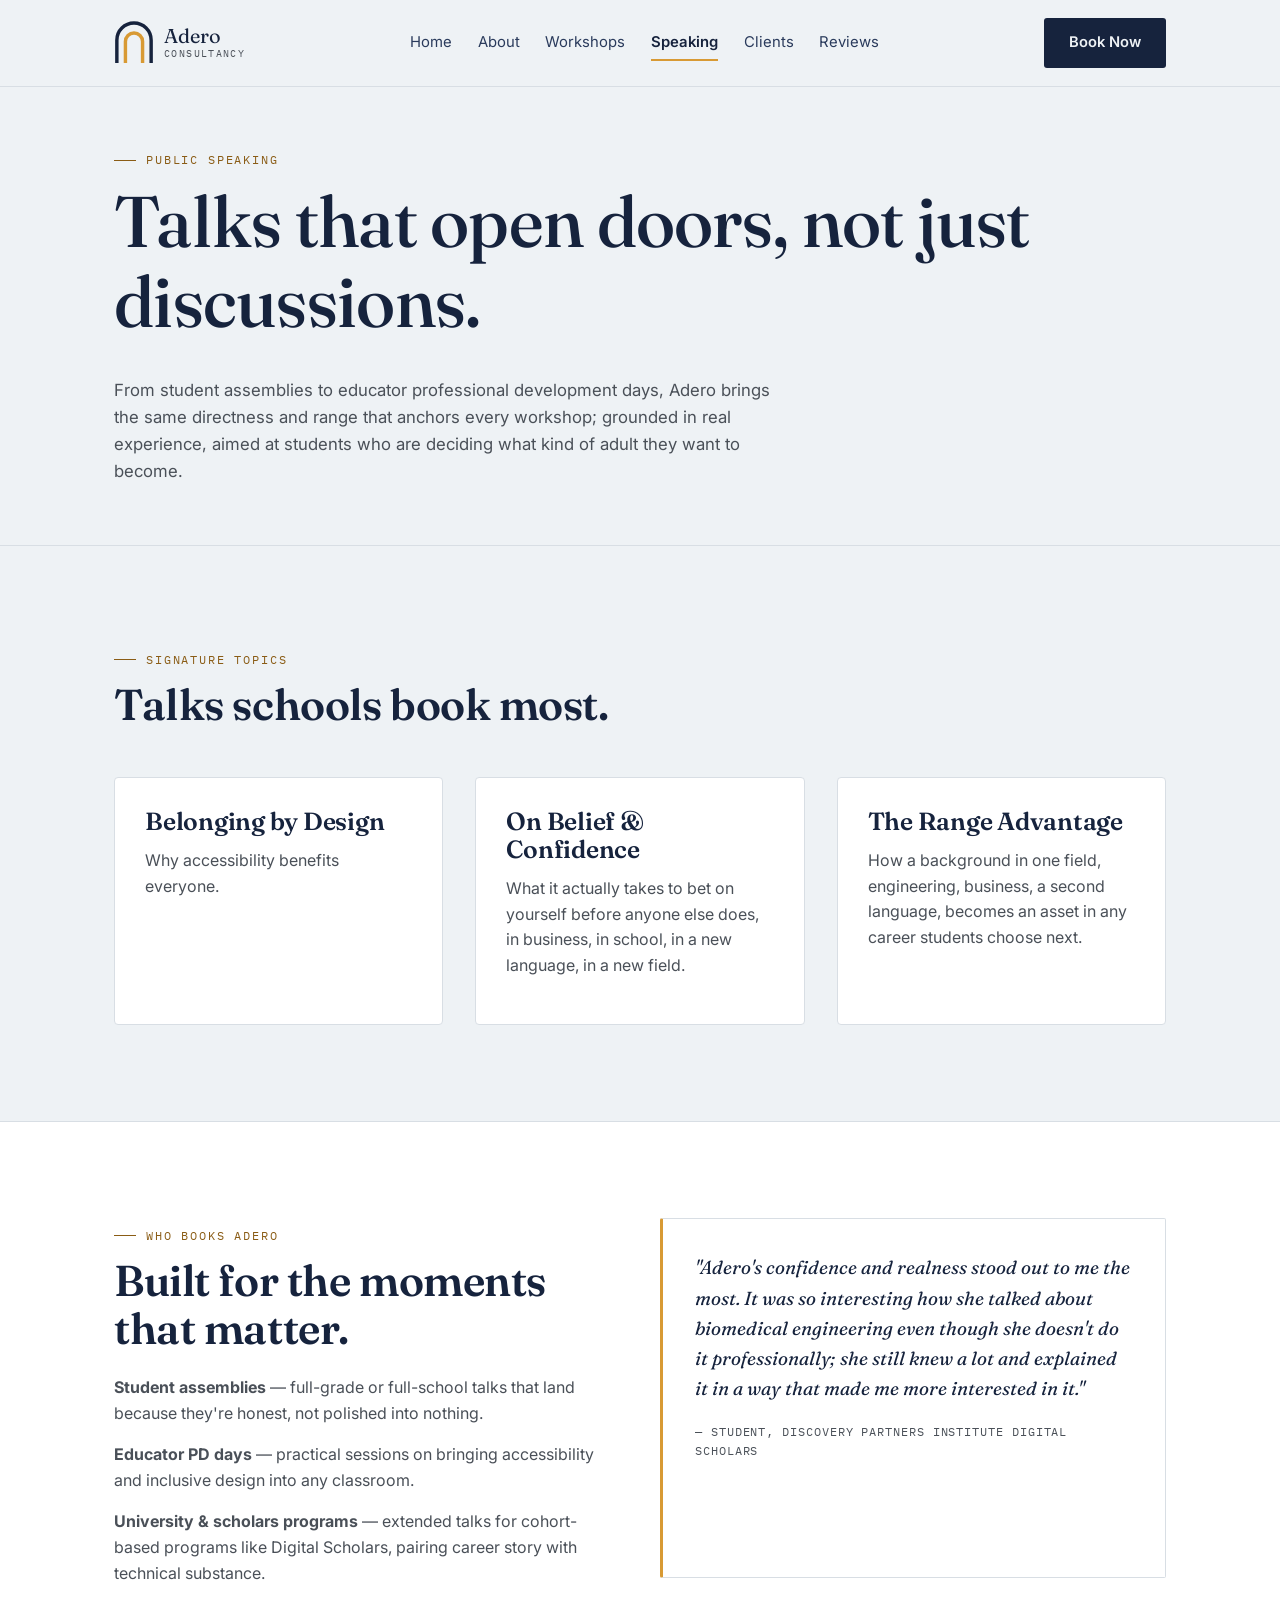
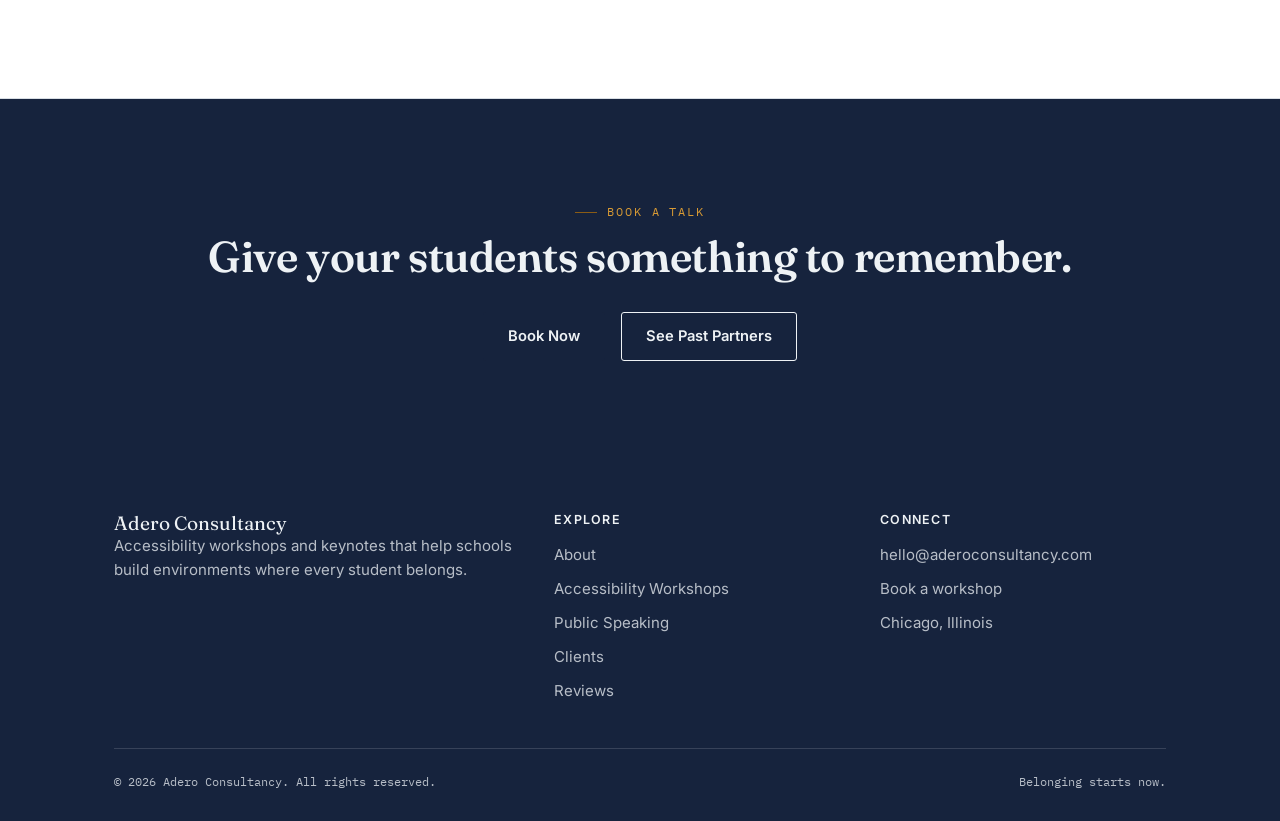
<file: public-speaking.html>
<!DOCTYPE html>
<html lang="en">
<head>
<meta charset="UTF-8">
<meta name="viewport" content="width=device-width, initial-scale=1.0">
<title>Public Speaking — Adero Consultancy</title>
<link rel="preconnect" href="https://fonts.googleapis.com">
<link href="https://fonts.googleapis.com/css2?family=Fraunces:opsz,wght@9..144,400;9..144,500;9..144,600&family=Inter:wght@400;500;600;700&family=IBM+Plex+Mono:wght@400;500&display=swap" rel="stylesheet">
<link rel="stylesheet" href="style.css">
</head>
<body>
<a class="skip-link" href="#main">Skip to main content</a>

<header class="site-header">
  <nav class="nav" aria-label="Primary">
    <a href="index.html" class="brand">
      <svg class="arch-icon" viewBox="0 0 28 32" width="26" height="30" fill="none" xmlns="http://www.w3.org/2000/svg" aria-hidden="true" focusable="false">
        <path d="M2 30V14C2 7.373 7.373 2 14 2C20.627 2 26 7.373 26 14V30" stroke="#16233D" stroke-width="2.4"/>
        <path d="M8 30V15C8 11.686 10.686 9 14 9C17.314 9 20 11.686 20 15V30" stroke="#D89A34" stroke-width="2.4"/>
      </svg>
      <span class="brand-text">Adero<span class="sub">Consultancy</span></span>
    </a>
    <button class="nav-toggle" aria-label="Open menu" aria-expanded="false" aria-controls="primary-nav"><span></span><span></span><span></span></button>
    <div class="nav-links" id="primary-nav">
      <a href="index.html">Home</a>
      <a href="about.html">About</a>
      <a href="accessibility-workshops.html">Workshops</a>
      <a href="public-speaking.html" class="active" aria-current="page">Speaking</a>
      <a href="clients.html">Clients</a>
      <a href="reviews.html">Reviews</a>
    </div>
    <a href="book-now.html" class="btn btn-primary nav-cta">Book Now</a>
  </nav>
</header>

<main id="main">
  <section class="page-hero">
    <div class="wrap">
      <span class="eyebrow">Public Speaking</span>
      <h1>Talks that open doors, not just discussions.</h1>
      <p>From student assemblies to educator professional development days, Adero brings the same directness and range that anchors every workshop; grounded in real experience, aimed at students who are deciding what kind of adult they want to become.</p>
    </div>
  </section>

  <section>
    <div class="wrap">
      <span class="eyebrow">Signature Topics</span>
      <h2>Talks schools book most.</h2>
      <div class="grid-3 mt-lg">
        <div class="card reveal">
          <h3>Belonging by Design</h3>
          <p>Why accessibility benefits everyone.</p>
        </div>
        <div class="card reveal">
          <h3>On Belief & Confidence</h3>
          <p>What it actually takes to bet on yourself before anyone else does, in business, in school, in a new language, in a new field.</p>
        </div>
        <div class="card reveal">
          <h3>The Range Advantage</h3>
          <p>How a background in one field, engineering, business, a second language, becomes an asset in any career students choose next.</p>
        </div>
      </div>
    </div>
  </section>

  <section class="alt">
    <div class="wrap grid-2">
      <div class="reveal">
        <span class="eyebrow">Who books Adero</span>
        <h2>Built for the moments that matter.</h2>
        <p><strong>Student assemblies</strong> — full-grade or full-school talks that land because they're honest, not polished into nothing.</p>
        <p><strong>Educator PD days</strong> — practical sessions on bringing accessibility and inclusive design into any classroom.</p>
        <p><strong>University & scholars programs</strong> — extended talks for cohort-based programs like Digital Scholars, pairing career story with technical substance.</p>
      </div>
      <div class="review-card reveal">
        <p class="quote">"Adero's confidence and realness stood out to me the most. It was so interesting how she talked about biomedical engineering even though she doesn't do it professionally; she still knew a lot and explained it in a way that made me more interested in it."</p>
        <p class="review-attr">— Student, Discovery Partners Institute Digital Scholars</p>
      </div>
    </div>
  </section>

  <section class="dark">
    <div class="wrap center">
      <span class="eyebrow">Book a talk</span>
      <h2>Give your students something to remember.</h2>
      <div class="hero-actions" style="justify-content:center">
        <a href="book-now.html" class="btn btn-primary">Book Now</a>
        <a href="clients.html" class="btn btn-ghost" style="border-color:#EEF2F5;color:#EEF2F5">See Past Partners</a>
      </div>
    </div>
  </section>
</main>

<footer class="site-footer">
  <div class="wrap">
    <div class="footer-grid">
      <div>
        <div class="brand-text" style="color:var(--cloud); font-family:var(--display); font-size:1.2rem;">Adero Consultancy</div>
        <p>Accessibility workshops and keynotes that help schools build environments where every student belongs.</p>
      </div>
      <div>
        <h4>Explore</h4>
        <a href="about.html">About</a>
        <a href="accessibility-workshops.html">Accessibility Workshops</a>
        <a href="public-speaking.html">Public Speaking</a>
        <a href="clients.html">Clients</a>
        <a href="reviews.html">Reviews</a>
      </div>
      <div>
        <h4>Connect</h4>
        <a href="mailto:hello@aderoconsultancy.com">hello@aderoconsultancy.com</a>
        <a href="book-now.html">Book a workshop</a>
        <p>Chicago, Illinois</p>
      </div>
    </div>
    <div class="footer-bottom">
      <span>© 2026 Adero Consultancy. All rights reserved.</span>
      <span>Belonging starts now.</span>
    </div>
  </div>
</footer>

<script src="script.js"></script>
</body>
</html>
</file>
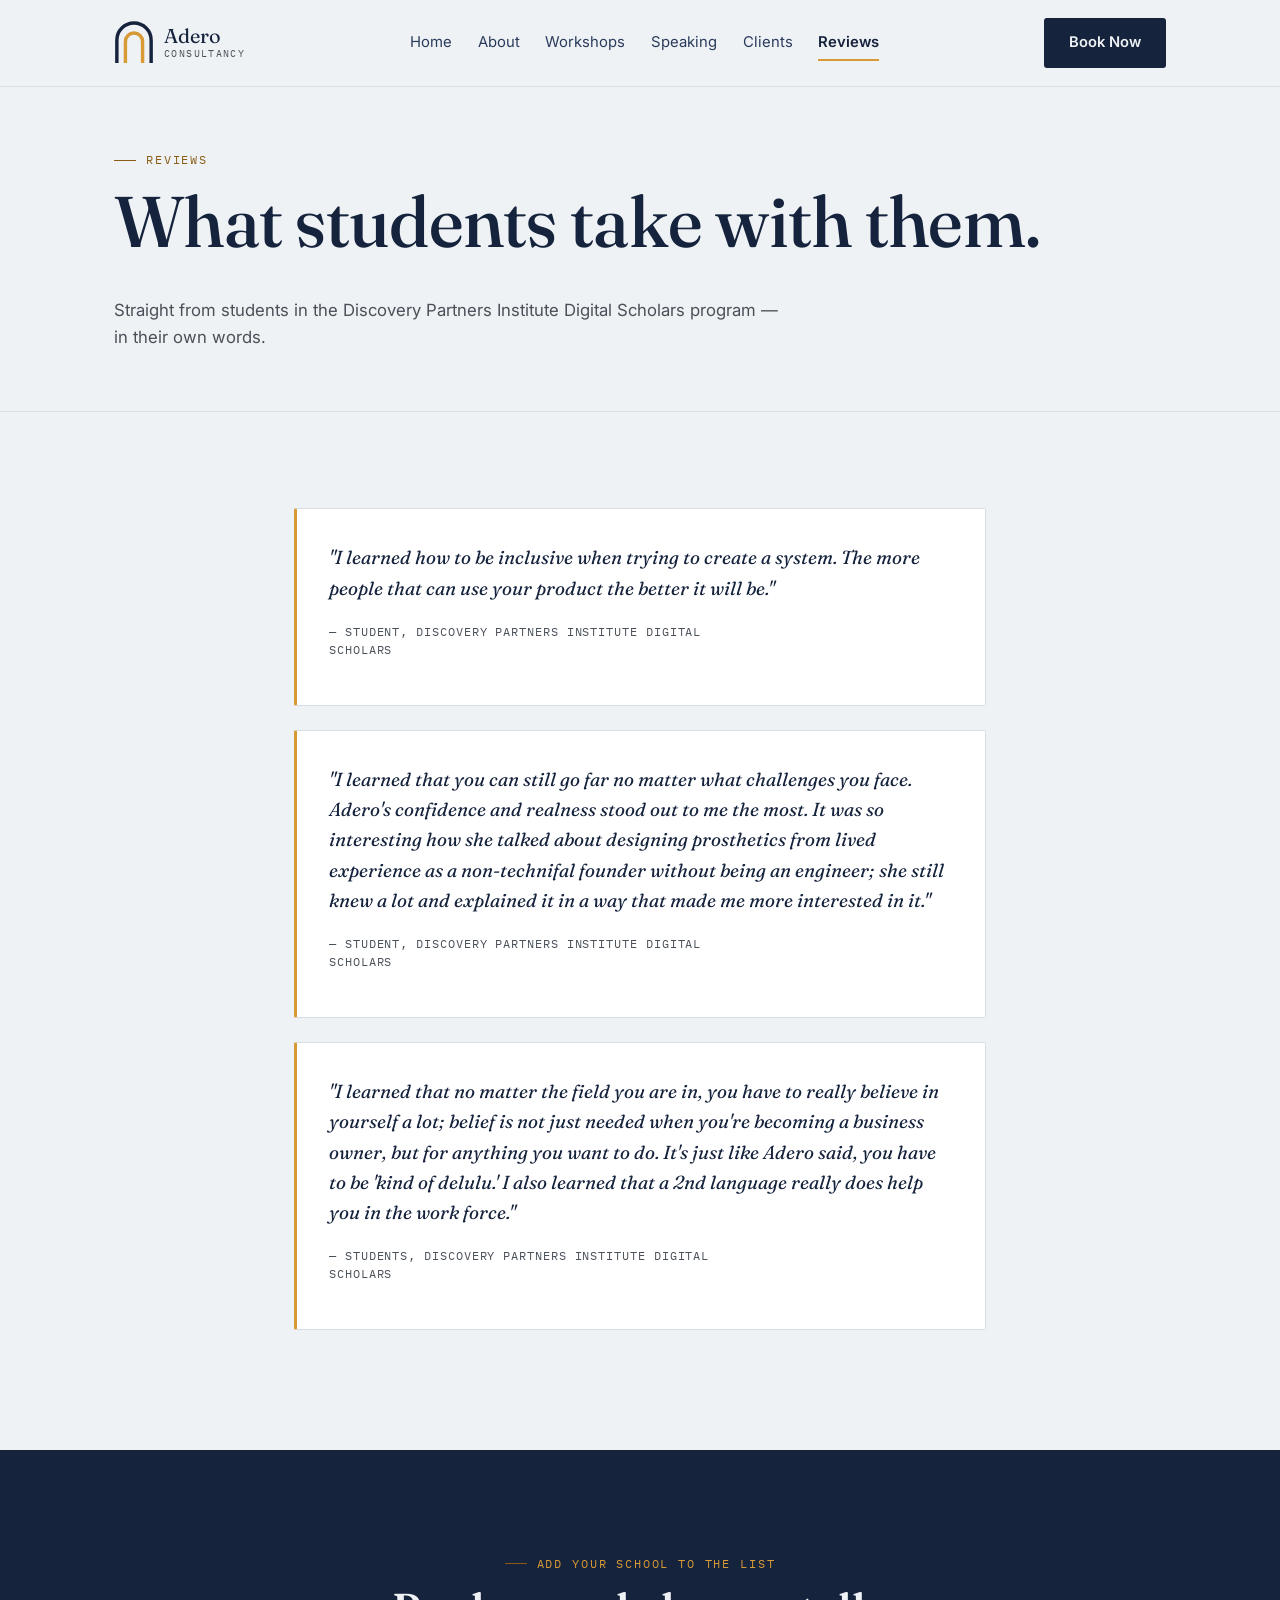
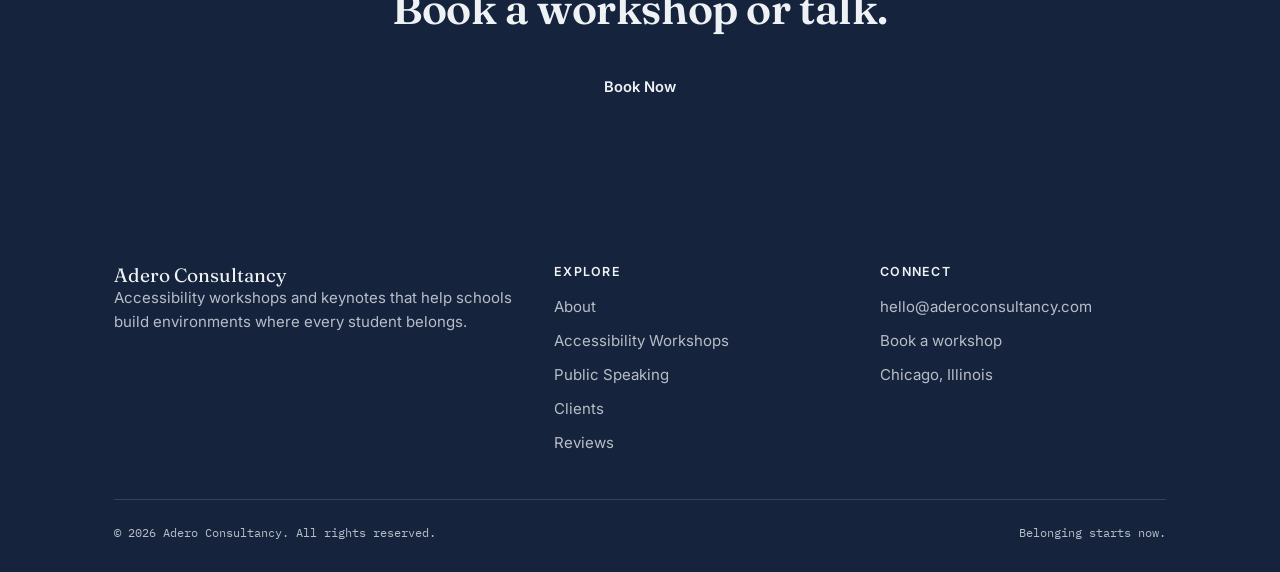
<file: reviews.html>
<!DOCTYPE html>
<html lang="en">
<head>
<meta charset="UTF-8">
<meta name="viewport" content="width=device-width, initial-scale=1.0">
<title>Reviews — Adero Consultancy</title>
<link rel="preconnect" href="https://fonts.googleapis.com">
<link href="https://fonts.googleapis.com/css2?family=Fraunces:opsz,wght@9..144,400;9..144,500;9..144,600&family=Inter:wght@400;500;600;700&family=IBM+Plex+Mono:wght@400;500&display=swap" rel="stylesheet">
<link rel="stylesheet" href="style.css">
</head>
<body>
<a class="skip-link" href="#main">Skip to main content</a>

<header class="site-header">
  <nav class="nav" aria-label="Primary">
    <a href="index.html" class="brand">
      <svg class="arch-icon" viewBox="0 0 28 32" width="26" height="30" fill="none" xmlns="http://www.w3.org/2000/svg" aria-hidden="true" focusable="false">
        <path d="M2 30V14C2 7.373 7.373 2 14 2C20.627 2 26 7.373 26 14V30" stroke="#16233D" stroke-width="2.4"/>
        <path d="M8 30V15C8 11.686 10.686 9 14 9C17.314 9 20 11.686 20 15V30" stroke="#D89A34" stroke-width="2.4"/>
      </svg>
      <span class="brand-text">Adero<span class="sub">Consultancy</span></span>
    </a>
    <button class="nav-toggle" aria-label="Open menu" aria-expanded="false" aria-controls="primary-nav"><span></span><span></span><span></span></button>
    <div class="nav-links" id="primary-nav">
      <a href="index.html">Home</a>
      <a href="about.html">About</a>
      <a href="accessibility-workshops.html">Workshops</a>
      <a href="public-speaking.html">Speaking</a>
      <a href="clients.html">Clients</a>
      <a href="reviews.html" class="active" aria-current="page">Reviews</a>
    </div>
    <a href="book-now.html" class="btn btn-primary nav-cta">Book Now</a>
  </nav>
</header>

<main id="main">
  <section class="page-hero">
    <div class="wrap">
      <span class="eyebrow">Reviews</span>
      <h1>What students take with them.</h1>
      <p>Straight from students in the Discovery Partners Institute Digital Scholars program — in their own words.</p>
    </div>
  </section>

  <section>
    <div class="wrap" style="max-width:820px">
      <div class="review-card reveal">
        <p class="quote">"I learned how to be inclusive when trying to create a system. The more people that can use your product the better it will be."</p>
        <p class="review-attr">— Student, Discovery Partners Institute Digital Scholars</p>
      </div>

      <div class="review-card reveal">
        <p class="quote">"I learned that you can still go far no matter what challenges you face. Adero's confidence and realness stood out to me the most. It was so interesting how she talked about designing prosthetics from lived experience as a non-technifal founder without being an engineer; she still knew a lot and explained it in a way that made me more interested in it."</p>
        <p class="review-attr">— Student, Discovery Partners Institute Digital Scholars</p>
      </div>

      <div class="review-card reveal">
        <p class="quote">"I learned that no matter the field you are in, you have to really believe in yourself a lot; belief is not just needed when you're becoming a business owner, but for anything you want to do. It's just like Adero said, you have to be 'kind of delulu.' I also learned that a 2nd language really does help you in the work force."</p>
        <p class="review-attr">— Students, Discovery Partners Institute Digital Scholars</p>
      </div>
    </div>
  </section>

  <section class="dark">
    <div class="wrap center">
      <span class="eyebrow">Add your school to the list</span>
      <h2>Book a workshop or talk.</h2>
      <div class="hero-actions" style="justify-content:center">
        <a href="book-now.html" class="btn btn-primary">Book Now</a>
      </div>
    </div>
  </section>
</main>

<footer class="site-footer">
  <div class="wrap">
    <div class="footer-grid">
      <div>
        <div class="brand-text" style="color:var(--cloud); font-family:var(--display); font-size:1.2rem;">Adero Consultancy</div>
        <p>Accessibility workshops and keynotes that help schools build environments where every student belongs.</p>
      </div>
      <div>
        <h4>Explore</h4>
        <a href="about.html">About</a>
        <a href="accessibility-workshops.html">Accessibility Workshops</a>
        <a href="public-speaking.html">Public Speaking</a>
        <a href="clients.html">Clients</a>
        <a href="reviews.html">Reviews</a>
      </div>
      <div>
        <h4>Connect</h4>
        <a href="mailto:hello@aderoconsultancy.com">hello@aderoconsultancy.com</a>
        <a href="book-now.html">Book a workshop</a>
        <p>Chicago, Illinois</p>
      </div>
    </div>
    <div class="footer-bottom">
      <span>© 2026 Adero Consultancy. All rights reserved.</span>
      <span>Belonging starts now.</span>
    </div>
  </div>
</footer>

<script src="script.js"></script>
</body>
</html>
</file>
<file: style.css>
/* ============================================================
   Adero Consultancy — Design Tokens
   Signature: the Threshold Arch — a motif of open doorways,
   standing for access, welcome, and belonging.
   ============================================================ */

:root{
  --ink: #16233D;         /* primary — deep civic navy */
  --ink-soft: #2A3B5C;
  --gold: #D89A34;        /* accent — warmth, welcome (decorative/large-scale use only) */
  --gold-deep: #B87F22;
  --gold-text: #8A5C15;   /* darkened gold — meets 4.5:1 on light backgrounds, use for text */
  --sky: #5C87B3;         /* secondary accent */
  --cloud: #EEF2F5;       /* background, cool + quiet */
  --paper: #FFFFFF;
  --charcoal: #22262B;
  --charcoal-soft: #4A5058;
  --line: #D8DEE4;

  --display: "Fraunces", "Iowan Old Style", Georgia, serif;
  --body: "Inter", -apple-system, BlinkMacSystemFont, "Segoe UI", sans-serif;
  --mono: "IBM Plex Mono", "SFMono-Regular", Consolas, monospace;

  --max: 1180px;
  --edge: clamp(24px, 5vw, 72px);
}

*{ box-sizing: border-box; }
html{ scroll-behavior: smooth; }

body{
  margin:0;
  font-family: var(--body);
  color: var(--charcoal);
  background: var(--cloud);
  line-height: 1.6;
  -webkit-font-smoothing: antialiased;
}

img{ max-width:100%; display:block; }
a{ color: inherit; text-decoration:none; }

/* ---------- Accessibility utilities ---------- */
.visually-hidden{
  position:absolute;
  width:1px; height:1px;
  padding:0; margin:-1px;
  overflow:hidden;
  clip:rect(0,0,0,0);
  white-space:nowrap;
  border:0;
}

.skip-link{
  position:absolute;
  top:-100px;
  left:12px;
  z-index:1000;
  background: var(--ink);
  color: var(--cloud);
  padding: 14px 20px;
  border-radius: 3px;
  font-family: var(--body);
  font-weight:600;
  font-size:0.95rem;
  transition: top 0.15s ease;
}
.skip-link:focus{
  top: 12px;
}

/* Visible, high-contrast focus ring for keyboard users on every interactive element */
a:focus-visible,
button:focus-visible,
input:focus-visible,
select:focus-visible,
textarea:focus-visible,
.nav-toggle:focus-visible{
  outline: 3px solid var(--gold-text);
  outline-offset: 3px;
  border-radius: 2px;
}
/* Fallback for browsers without :focus-visible support */
a:focus,
button:focus{
  outline: 3px solid var(--gold-text);
  outline-offset: 3px;
}

h1,h2,h3,h4{
  font-family: var(--display);
  font-weight: 600;
  line-height: 1.12;
  margin: 0 0 0.5em;
  color: var(--ink);
  letter-spacing: -0.01em;
}

h1{ font-size: clamp(2.6rem, 5.6vw, 4.6rem); font-weight: 500; }
h2{ font-size: clamp(1.9rem, 3.4vw, 2.7rem); }
h3{ font-size: clamp(1.25rem, 2vw, 1.55rem); }

p{ margin: 0 0 1em; color: var(--charcoal-soft); max-width: 62ch; }

.eyebrow{
  font-family: var(--mono);
  font-size: 0.72rem;
  letter-spacing: 0.16em;
  text-transform: uppercase;
  color: var(--gold-text);
  display:inline-flex;
  align-items:center;
  gap:10px;
  margin-bottom: 1em;
}
.eyebrow::before{
  content:"";
  width: 22px; height:1px;
  background: var(--gold-text);
  display:inline-block;
}

.wrap{
  max-width: var(--max);
  margin: 0 auto;
  padding: 0 var(--edge);
}

/* ---------- Header / Nav ---------- */
.site-header{
  position: sticky; top:0; z-index: 100;
  background: rgba(238,242,245,0.88);
  backdrop-filter: blur(10px);
  border-bottom: 1px solid var(--line);
}
.nav{
  max-width: var(--max);
  margin:0 auto;
  padding: 18px var(--edge);
  display:flex;
  align-items:center;
  justify-content: space-between;
  gap: 24px;
}
.brand{
  display:flex; align-items:center; gap:10px;
  font-family: var(--display);
  font-size: 1.25rem;
  color: var(--ink);
  white-space: nowrap;
}
.brand svg{ flex-shrink:0; }
.brand .sub{
  font-family: var(--mono);
  font-size: 0.62rem;
  letter-spacing: 0.14em;
  text-transform: uppercase;
  color: var(--charcoal-soft);
  display:block;
  margin-top:2px;
}
.brand-text{ display:flex; flex-direction:column; line-height:1.1; }

.nav-links{
  display:flex;
  align-items:center;
  gap: clamp(14px, 2vw, 30px);
  font-size: 0.93rem;
  color: var(--ink-soft);
  flex-wrap: wrap;
}
.nav-links a{
  position:relative;
  padding: 6px 0;
}
.nav-links a::after{
  content:"";
  position:absolute; left:0; right:100%; bottom:0;
  height:2px; background: var(--gold);
  transition: right 0.25s ease;
}
.nav-links a:hover::after,
.nav-links a.active::after{ right:0; }
.nav-links a.active{ color: var(--ink); font-weight:600; }

.btn{
  display:inline-flex; align-items:center; gap:8px;
  font-family: var(--body);
  font-weight: 600;
  font-size: 0.92rem;
  padding: 12px 24px;
  border-radius: 3px;
  border: 1px solid transparent;
  cursor:pointer;
}
.btn-primary{
  background: var(--ink);
  color: var(--cloud);
}
.btn-primary:hover{ background: var(--gold-text); }
.btn-ghost{
  border-color: var(--ink);
  color: var(--ink);
}
.btn-ghost:hover{ background: var(--ink); color: var(--cloud); }
.nav-cta{ flex-shrink:0; }

.nav-toggle{
  display:none;
  background:none; border:none; cursor:pointer;
  flex-direction:column; gap:5px; padding:12px;
  min-width:44px; min-height:44px;
  align-items:center; justify-content:center;
}
.nav-toggle span{ width:24px; height:2px; background: var(--ink); display:block; }

/* ---------- Hero ---------- */
.hero{
  padding: clamp(60px, 10vw, 120px) 0 clamp(50px,8vw,90px);
  position: relative;
  overflow:hidden;
}
.hero .wrap{
  display:grid;
  grid-template-columns: 1.15fr 0.85fr;
  gap: 48px;
  align-items:center;
}
.hero h1{ margin-bottom: 0.32em; }
.hero .lede{ font-size: 1.15rem; max-width: 46ch; }
.hero-actions{ display:flex; gap:16px; margin-top: 30px; flex-wrap:wrap; }

.arch-frame{
  position: relative;
  aspect-ratio: 3/4;
  width: 100%;
}

/* Page hero (interior pages) */
.page-hero{
  padding: 56px 0 44px;
  border-bottom: 1px solid var(--line);
}
.page-hero p{ font-size: 1.05rem; }

/* ---------- Sections ---------- */
section{ padding: clamp(50px, 8vw, 96px) 0; }
.section-tight{ padding: clamp(36px,5vw,60px) 0; }
.alt{ background: var(--paper); border-top:1px solid var(--line); border-bottom:1px solid var(--line); }
.dark{ background: var(--ink); color: var(--cloud); }
.dark h2, .dark h3, .dark p{ color: var(--cloud); }
.dark .eyebrow, .dark .eyebrow::before{ color: var(--gold); }

.grid-3{ display:grid; grid-template-columns: repeat(3,1fr); gap: 32px; }
.grid-2{ display:grid; grid-template-columns: repeat(2,1fr); gap: 40px; }

.card{
  background: var(--paper);
  border: 1px solid var(--line);
  border-radius: 4px;
  padding: 30px;
}

.arch-icon{ width:40px; height:48px; flex-shrink:0; }

.feature{
  display:flex; gap:18px; align-items:flex-start;
  padding: 22px 0;
  border-top: 1px solid var(--line);
}
.feature:last-child{ border-bottom: 1px solid var(--line); }
.feature .num{
  font-family: var(--mono);
  font-size: 0.8rem;
  color: var(--gold-deep);
  padding-top: 4px;
}

/* ---------- Clients / logos ---------- */
.logo-row{
  display:grid;
  grid-template-columns: repeat(auto-fit, minmax(180px,1fr));
  gap: 1px;
  background: var(--line);
  border: 1px solid var(--line);
}
.logo-cell{
  background: var(--paper);
  padding: 36px 20px;
  display:flex; align-items:center; justify-content:center;
  text-align:center;
  min-height: 140px;
}
.logo-cell .lockup{
  font-family: var(--display);
  font-size: 1.05rem;
  color: var(--ink-soft);
  letter-spacing: 0.01em;
}
.logo-cell .lockup .small{
  display:block;
  font-family: var(--mono);
  font-size: 0.62rem;
  letter-spacing: 0.12em;
  text-transform: uppercase;
  color: var(--charcoal-soft);
  margin-top: 6px;
}

/* ---------- Reviews ---------- */
.review-card{
  background: var(--paper);
  border: 1px solid var(--line);
  border-left: 3px solid var(--gold);
  border-radius: 2px;
  padding: 34px 32px;
  margin-bottom: 24px;
}
.review-card p.quote{
  font-family: var(--display);
  font-size: 1.18rem;
  color: var(--ink);
  font-style: italic;
  max-width: none;
}
.review-attr{
  font-family: var(--mono);
  font-size: 0.72rem;
  letter-spacing: 0.08em;
  text-transform: uppercase;
  color: var(--charcoal-soft);
}

/* ---------- Footer ---------- */
.site-footer{
  background: var(--ink);
  color: var(--cloud);
  padding: 56px 0 30px;
}
.footer-grid{
  display:grid;
  grid-template-columns: 1.4fr 1fr 1fr;
  gap: 40px;
  padding-bottom: 34px;
  border-bottom: 1px solid rgba(238,242,245,0.15);
}
.footer-grid h4{ color: var(--cloud); font-family: var(--body); font-size:0.78rem; letter-spacing:0.1em; text-transform:uppercase; margin-bottom:16px; }
.footer-grid a, .footer-grid p{ color: rgba(238,242,245,0.75); display:block; margin-bottom:10px; font-size:0.94rem; }
.footer-grid a:hover{ color: var(--gold); }
.footer-bottom{
  padding-top: 24px;
  display:flex; justify-content:space-between; flex-wrap:wrap; gap:12px;
  font-family: var(--mono);
  font-size: 0.72rem;
  color: rgba(238,242,245,0.75);
}

/* ---------- Form ---------- */
.form-grid{ display:grid; grid-template-columns: 1fr 1fr; gap: 20px; }
.field{ display:flex; flex-direction:column; gap:8px; margin-bottom:20px; }
.field.full{ grid-column: 1 / -1; }
.field label{
  font-family: var(--mono);
  font-size: 0.7rem;
  letter-spacing: 0.08em;
  text-transform: uppercase;
  color: var(--ink-soft);
}
.field input, .field select, .field textarea{
  font-family: var(--body);
  font-size: 0.98rem;
  padding: 13px 14px;
  border: 1px solid var(--line);
  border-radius: 3px;
  background: var(--paper);
  color: var(--charcoal);
}
.field input:focus, .field select:focus, .field textarea:focus{
  outline: 3px solid var(--gold-text);
  outline-offset: 1px;
}
.field textarea{ resize: vertical; min-height: 120px; }

/* ---------- Utility ---------- */
.center{ text-align:center; }
.mx-auto{ margin-left:auto; margin-right:auto; }
.mt-lg{ margin-top: 48px; }
.tag-row{ display:flex; gap:10px; flex-wrap:wrap; margin-bottom:20px; }
.tag{
  font-family: var(--mono);
  font-size: 0.68rem;
  letter-spacing: 0.08em;
  text-transform: uppercase;
  padding: 6px 12px;
  border: 1px solid var(--line);
  border-radius: 20px;
  color: var(--charcoal-soft);
}

.two-col-head{
  display:grid;
  grid-template-columns: 1fr 1fr;
  gap: 40px;
  align-items:end;
  margin-bottom: 40px;
}

/* reveal-on-scroll */
.reveal{ opacity:0; transform: translateY(18px); transition: opacity 0.7s ease, transform 0.7s ease; }
.reveal.in{ opacity:1; transform:none; }

@media (prefers-reduced-motion: reduce){
  .reveal{ opacity:1; transform:none; transition:none; }
  html{ scroll-behavior:auto; }
}

/* ---------- Responsive ---------- */
@media (max-width: 900px){
  .hero .wrap{ grid-template-columns: 1fr; }
  .hero .arch-frame{ max-width: 340px; margin: 0 auto; }
  .grid-3{ grid-template-columns: 1fr 1fr; }
  .grid-2{ grid-template-columns: 1fr; }
  .footer-grid{ grid-template-columns: 1fr 1fr; }
  .two-col-head{ grid-template-columns: 1fr; }
}
@media (max-width: 680px){
  .nav-links, .nav-cta{
    display:none;
  }
  .nav-toggle{ display:flex; }
  .site-header.open .nav-links{
    display:flex; flex-direction:column;
    position:absolute; top:100%; left:0; right:0;
    background: var(--paper);
    padding: 20px var(--edge) 26px;
    border-bottom:1px solid var(--line);
  }
  .site-header.open .nav-cta{ display:inline-flex; }
  .grid-3{ grid-template-columns: 1fr; }
  .footer-grid{ grid-template-columns: 1fr; }
  .form-grid{ grid-template-columns: 1fr; }
  .field.full{ grid-column: auto; }
}
</file>
